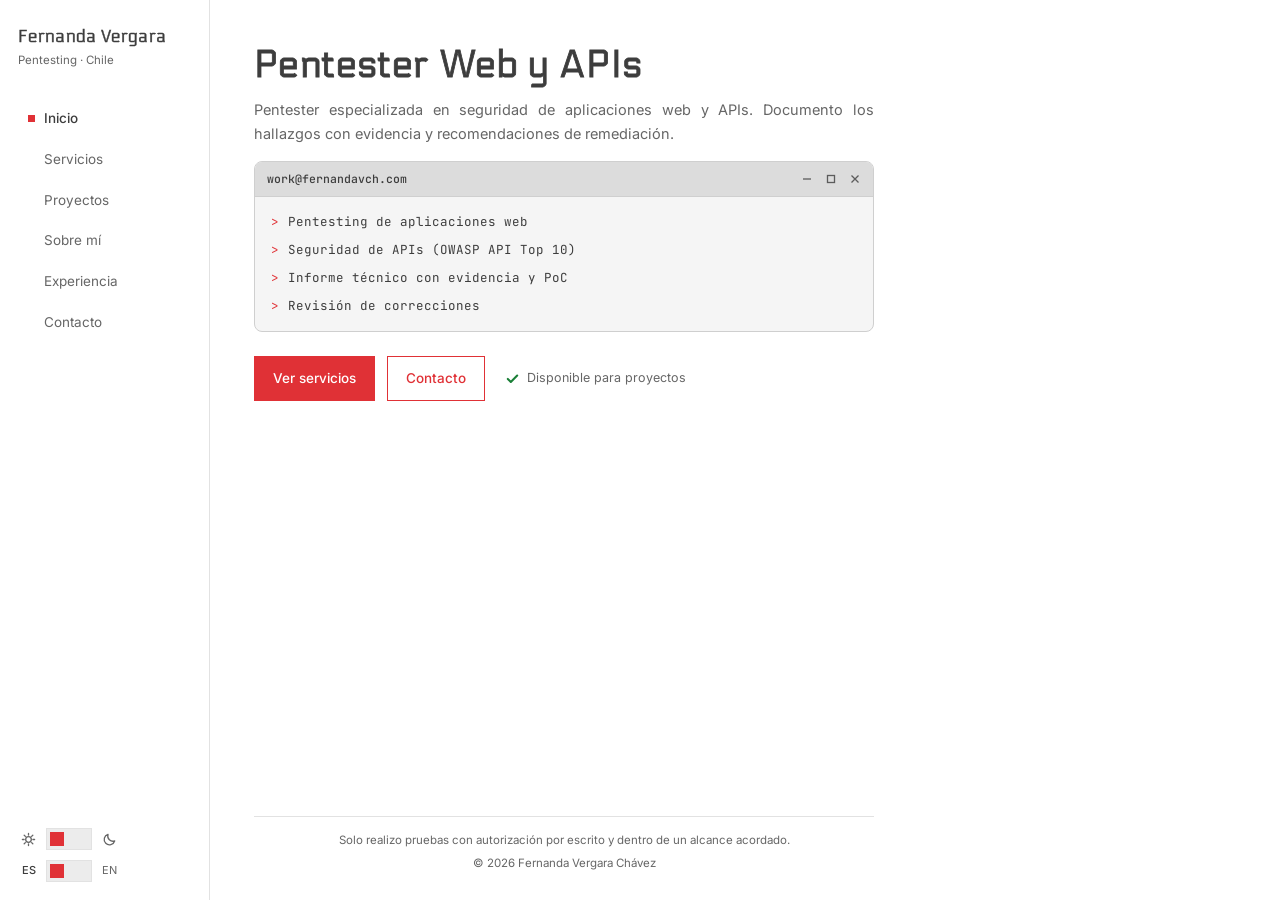
<file: index.html>
<!DOCTYPE html>
<html lang="es">
<head>
  <meta charset="UTF-8">
  <meta name="viewport" content="width=device-width, initial-scale=1">
  <title>Fernanda Vergara | Pentester Web y APIs</title>
  <meta name="description" content="Pentester especializada en aplicaciones web y APIs. Evaluaciones de seguridad autorizadas con informe técnico: evidencia, prueba de concepto y recomendaciones de remediación.">
  <meta name="theme-color" content="#ffffff" media="(prefers-color-scheme: light)">
  <meta name="theme-color" content="#0d0d0d" media="(prefers-color-scheme: dark)">

  <!-- LANG LAUNCH -->
  <link rel="alternate" hreflang="es" href="https://fernandavch.com/">
  <link rel="alternate" hreflang="en" href="https://fernandavch.com/en/">
  <link rel="alternate" hreflang="x-default" href="https://fernandavch.com/">
  <link rel="canonical" href="https://fernandavch.com/">

  <!-- URL SHARE PREVIEW -->
  <meta property="og:type" content="website">
  <meta property="og:title" content="Fernanda Vergara | Pentester Web y APIs">
  <meta property="og:description" content="Pentester especializada en aplicaciones web y APIs. Evaluaciones de seguridad autorizadas con informe técnico: evidencia, prueba de concepto y recomendaciones de remediación.">
  <meta property="og:url" content="https://fernandavch.com/">

  <link rel="icon" type="image/png" href="/images/favicon.png">

  <!-- THEME INIT -->
  <script>
    document.documentElement.classList.add('js');
    try {
      var t = localStorage.getItem('theme');
      if (t === 'light' || t === 'dark') document.documentElement.setAttribute('data-theme', t);
    } catch (e) {}
  </script>

  <!-- FONTS GOOGLE -->
  <link rel="preconnect" href="https://fonts.googleapis.com">
  <link rel="preconnect" href="https://fonts.gstatic.com" crossorigin>
  <link rel="stylesheet" href="https://fonts.googleapis.com/css2?family=Electrolize&family=Inter:wght@400;500;600&family=JetBrains+Mono:wght@400;500&display=swap">
  <link rel="stylesheet" href="/style.css">
  <script src="/script.js" defer></script>
  <script type="application/ld+json">
  {
    "@context": "https://schema.org",
    "@type": "Person",
    "name": "Fernanda Vergara Chávez",
    "jobTitle": "Pentester Web y APIs",
    "url": "https://fernandavch.com/",
    "sameAs": [
      "https://github.com/fernandavch",
      "https://www.linkedin.com/in/fernandavch/"
    ]
  }
  </script>
</head>
<body>
  <a class="skip" href="#content">Saltar al contenido</a>

  <!-- TOP BAR MOBILE -->
  <div class="topbar">
    <button class="menu-btn" type="button" aria-expanded="false" aria-controls="sidebar" aria-label="Menú">
      <svg class="b" width="18" height="18" viewBox="0 0 18 18" fill="none" stroke="currentColor" stroke-width="1.6" aria-hidden="true"><path d="M2 4.5h14M2 9h14M2 13.5h14"/></svg>
      <svg class="x" width="18" height="18" viewBox="0 0 18 18" fill="none" stroke="currentColor" stroke-width="1.6" aria-hidden="true"><path d="M3.5 3.5l11 11M14.5 3.5l-11 11"/></svg>
    </button>
    <a class="topname" href="/">Fernanda Vergara</a>
  </div>
  <div class="scrim"></div>

  <!-- SIDEBAR -->
  <aside class="sidebar" id="sidebar">
    <a class="brand" href="/"><span class="name">Fernanda Vergara</span><span class="sub">Pentesting · Chile</span></a>
    <nav class="nav" aria-label="Principal">
      <ul>
        <li><a href="/" aria-current="page">Inicio</a></li>
        <li><a href="/servicios">Servicios</a></li>
        <li><a href="/proyectos">Proyectos</a></li>
        <li><a href="/sobre-mi">Sobre mí</a></li>
        <li><a href="/experiencia">Experiencia</a></li>
        <li><a href="/contacto">Contacto</a></li>
      </ul>
    </nav>
    <div class="controls">
      <!-- THEME SWITCH -->
      <div class="sw">
        <span class="l"><svg width="15" height="15" viewBox="0 0 16 16" fill="none" stroke="currentColor" stroke-width="1.4" stroke-linecap="round" aria-hidden="true"><circle cx="8" cy="8" r="3"/><path d="M8 1.5v1.8M8 12.7v1.8M1.5 8h1.8M12.7 8h1.8M3.4 3.4l1.3 1.3M11.3 11.3l1.3 1.3M12.6 3.4l-1.3 1.3M4.7 11.3l-1.3 1.3"/></svg></span>
        <button class="tr" id="theme" type="button" role="switch" aria-checked="false" aria-label="Modo oscuro"></button>
        <span class="r"><svg width="15" height="15" viewBox="0 0 16 16" fill="none" stroke="currentColor" stroke-width="1.4" stroke-linejoin="round" aria-hidden="true"><path d="M13.5 9.6A5.7 5.7 0 0 1 6.4 2.5a5.7 5.7 0 1 0 7.1 7.1z"/></svg></span>
      </div>

      <!-- LANGUAGE SWITCH -->
      <div class="sw">
        <span class="l on">ES</span>
        <a class="tr" href="/en/" hreflang="en" lang="en" title="English version" aria-label="English version"></a>
        <span class="r">EN</span>
      </div>
    </div>
  </aside>

  <main id="content">
    <div class="col">
      <h1 class="title title-lg">Pentester Web y APIs</h1>
      <p class="lead">Pentester especializada en seguridad de aplicaciones web y APIs. Documento los hallazgos con evidencia y recomendaciones de remediación.</p>

      <!-- TERMINAL -->
      <div class="term">
        <div class="term-bar">
          <span>work@fernandavch.com</span>
          <span class="term-ic" aria-hidden="true">
            <svg width="12" height="12" viewBox="0 0 12 12" fill="none" stroke="currentColor" stroke-width="1.3"><path d="M2 6h8"/></svg>
            <svg width="12" height="12" viewBox="0 0 12 12" fill="none" stroke="currentColor" stroke-width="1.3"><rect x="2.5" y="2.5" width="7" height="7"/></svg>
            <svg width="12" height="12" viewBox="0 0 12 12" fill="none" stroke="currentColor" stroke-width="1.3"><path d="M2.5 2.5l7 7M9.5 2.5l-7 7"/></svg>
          </span>
        </div>
        <ul class="term-list">
          <li>Pentesting de aplicaciones web</li>
          <li>Seguridad de APIs (OWASP API Top 10)</li>
          <li>Informe técnico con evidencia y PoC</li>
          <li>Revisión de correcciones</li>
        </ul>
      </div>

      <div class="actions">
        <a class="btn" href="/servicios">Ver servicios</a>
        <a class="btn-outline" href="/contacto">Contacto</a>
        <p class="status"><svg width="15" height="15" viewBox="0 0 16 16" fill="none" stroke="currentColor" stroke-width="2.2" stroke-linecap="round" stroke-linejoin="round" aria-hidden="true"><path d="M3 8.5l3.2 3.2L13 4.8"/></svg>Disponible para proyectos</p>
      </div>
    </div>
    <footer class="foot">
      <p>Solo realizo pruebas con autorización por escrito y dentro de un alcance acordado.</p>
      <p>© 2026 Fernanda Vergara Chávez</p>
    </footer>
  </main>
</body>
</html>
</file>
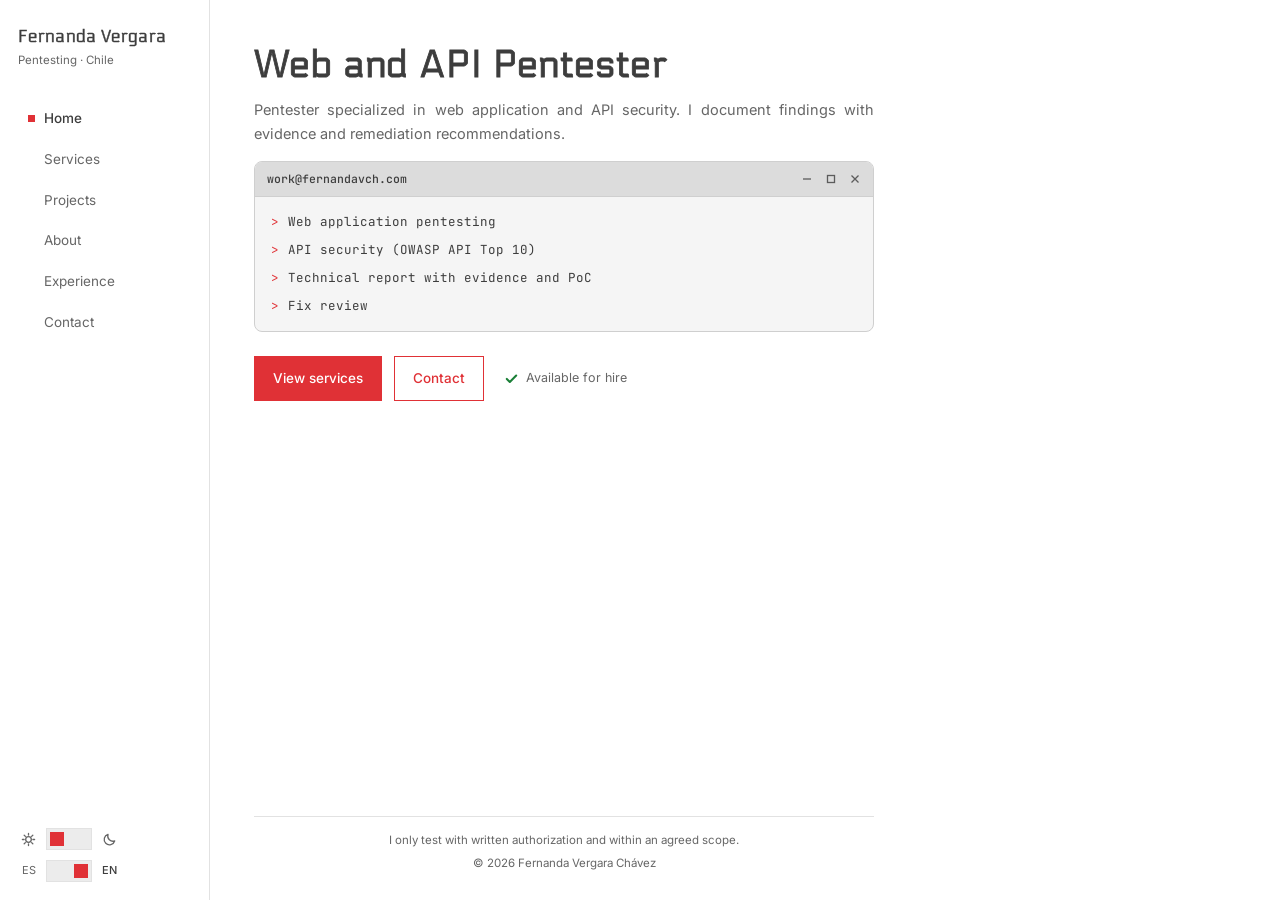
<file: en/index.html>
<!DOCTYPE html>
<html lang="en">
<head>
  <meta charset="UTF-8">
  <meta name="viewport" content="width=device-width, initial-scale=1">
  <title>Fernanda Vergara | Web and API Pentester</title>
  <meta name="description" content="Pentester specialized in web applications and APIs. Authorized security assessments with a technical report: evidence, proof of concept and remediation recommendations.">
  <meta name="theme-color" content="#ffffff" media="(prefers-color-scheme: light)">
  <meta name="theme-color" content="#0d0d0d" media="(prefers-color-scheme: dark)">

  <!-- LANG LAUNCH -->
  <link rel="alternate" hreflang="es" href="https://fernandavch.com/">
  <link rel="alternate" hreflang="en" href="https://fernandavch.com/en/">
  <link rel="alternate" hreflang="x-default" href="https://fernandavch.com/">
  <link rel="canonical" href="https://fernandavch.com/en/">

  <!-- URL SHARE PREVIEW -->
  <meta property="og:type" content="website">
  <meta property="og:title" content="Fernanda Vergara | Web and API Pentester">
  <meta property="og:description" content="Pentester specialized in web applications and APIs. Authorized security assessments with a technical report: evidence, proof of concept and remediation recommendations.">
  <meta property="og:url" content="https://fernandavch.com/en/">

  <link rel="icon" type="image/png" href="/images/favicon.png">

  <!-- THEME INIT -->
  <script>
    document.documentElement.classList.add('js');
    try {
      var t = localStorage.getItem('theme');
      if (t === 'light' || t === 'dark') document.documentElement.setAttribute('data-theme', t);
    } catch (e) {}
  </script>

  <!-- FONTS GOOGLE -->
  <link rel="preconnect" href="https://fonts.googleapis.com">
  <link rel="preconnect" href="https://fonts.gstatic.com" crossorigin>
  <link rel="stylesheet" href="https://fonts.googleapis.com/css2?family=Electrolize&family=Inter:wght@400;500;600&family=JetBrains+Mono:wght@400;500&display=swap">
  <link rel="stylesheet" href="/style.css">
  <script src="/script.js" defer></script>
  <script type="application/ld+json">
  {
    "@context": "https://schema.org",
    "@type": "Person",
    "name": "Fernanda Vergara Chávez",
    "jobTitle": "Web and API Pentester",
    "url": "https://fernandavch.com/en/",
    "sameAs": [
      "https://github.com/fernandavch",
      "https://www.linkedin.com/in/fernandavch/"
    ]
  }
  </script>
</head>
<body>
  <a class="skip" href="#content">Skip to content</a>

  <!-- TOP BAR MOBILE -->
  <div class="topbar">
    <button class="menu-btn" type="button" aria-expanded="false" aria-controls="sidebar" aria-label="Menu">
      <svg class="b" width="18" height="18" viewBox="0 0 18 18" fill="none" stroke="currentColor" stroke-width="1.6" aria-hidden="true"><path d="M2 4.5h14M2 9h14M2 13.5h14"/></svg>
      <svg class="x" width="18" height="18" viewBox="0 0 18 18" fill="none" stroke="currentColor" stroke-width="1.6" aria-hidden="true"><path d="M3.5 3.5l11 11M14.5 3.5l-11 11"/></svg>
    </button>
    <a class="topname" href="/en/">Fernanda Vergara</a>
  </div>
  <div class="scrim"></div>

  <!-- SIDEBAR -->
  <aside class="sidebar" id="sidebar">
    <a class="brand" href="/en/"><span class="name">Fernanda Vergara</span><span class="sub">Pentesting · Chile</span></a>
    <nav class="nav" aria-label="Main">
      <ul>
        <li><a href="/en/" aria-current="page">Home</a></li>
        <li><a href="/en/services">Services</a></li>
        <li><a href="/en/projects">Projects</a></li>
        <li><a href="/en/about">About</a></li>
        <li><a href="/en/experience">Experience</a></li>
        <li><a href="/en/contact">Contact</a></li>
      </ul>
    </nav>
    <div class="controls">
      <!-- THEME SWITCH -->
      <div class="sw">
        <span class="l"><svg width="15" height="15" viewBox="0 0 16 16" fill="none" stroke="currentColor" stroke-width="1.4" stroke-linecap="round" aria-hidden="true"><circle cx="8" cy="8" r="3"/><path d="M8 1.5v1.8M8 12.7v1.8M1.5 8h1.8M12.7 8h1.8M3.4 3.4l1.3 1.3M11.3 11.3l1.3 1.3M12.6 3.4l-1.3 1.3M4.7 11.3l-1.3 1.3"/></svg></span>
        <button class="tr" id="theme" type="button" role="switch" aria-checked="false" aria-label="Dark mode"></button>
        <span class="r"><svg width="15" height="15" viewBox="0 0 16 16" fill="none" stroke="currentColor" stroke-width="1.4" stroke-linejoin="round" aria-hidden="true"><path d="M13.5 9.6A5.7 5.7 0 0 1 6.4 2.5a5.7 5.7 0 1 0 7.1 7.1z"/></svg></span>
      </div>

      <!-- LANGUAGE SWITCH -->
      <div class="sw">
        <span class="l">ES</span>
        <a class="tr end" href="/" hreflang="es" lang="es" title="Versión en español" aria-label="Versión en español"></a>
        <span class="r on">EN</span>
      </div>
    </div>
  </aside>

  <main id="content">
    <div class="col">
      <h1 class="title title-lg">Web and API Pentester</h1>
      <p class="lead">Pentester specialized in web application and API security. I document findings with evidence and remediation recommendations.</p>

      <!-- TERMINAL -->
      <div class="term">
        <div class="term-bar">
          <span>work@fernandavch.com</span>
          <span class="term-ic" aria-hidden="true">
            <svg width="12" height="12" viewBox="0 0 12 12" fill="none" stroke="currentColor" stroke-width="1.3"><path d="M2 6h8"/></svg>
            <svg width="12" height="12" viewBox="0 0 12 12" fill="none" stroke="currentColor" stroke-width="1.3"><rect x="2.5" y="2.5" width="7" height="7"/></svg>
            <svg width="12" height="12" viewBox="0 0 12 12" fill="none" stroke="currentColor" stroke-width="1.3"><path d="M2.5 2.5l7 7M9.5 2.5l-7 7"/></svg>
          </span>
        </div>
        <ul class="term-list">
          <li>Web application pentesting</li>
          <li>API security (OWASP API Top 10)</li>
          <li>Technical report with evidence and PoC</li>
          <li>Fix review</li>
        </ul>
      </div>

      <div class="actions">
        <a class="btn" href="/en/services">View services</a>
        <a class="btn-outline" href="/en/contact">Contact</a>
        <p class="status"><svg width="15" height="15" viewBox="0 0 16 16" fill="none" stroke="currentColor" stroke-width="2.2" stroke-linecap="round" stroke-linejoin="round" aria-hidden="true"><path d="M3 8.5l3.2 3.2L13 4.8"/></svg>Available for hire</p>
      </div>
    </div>
    <footer class="foot">
      <p>I only test with written authorization and within an agreed scope.</p>
      <p>© 2026 Fernanda Vergara Chávez</p>
    </footer>
  </main>
</body>
</html>
</file>
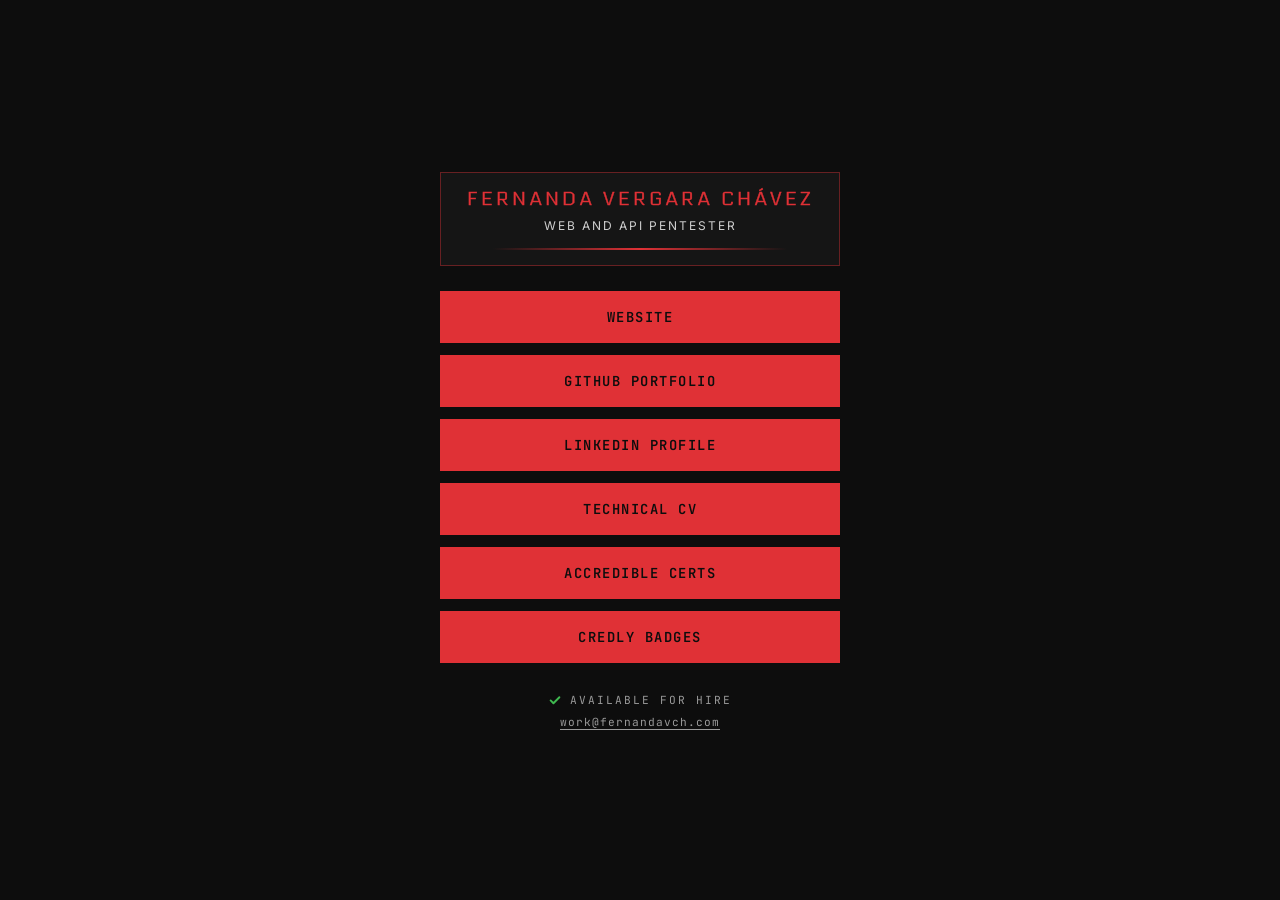
<file: links/index.html>
<!DOCTYPE html>
<html lang="en">
<head>
  <meta charset="UTF-8">
  <meta name="viewport" content="width=device-width, initial-scale=1">
  <meta name="color-scheme" content="dark">
  <meta name="theme-color" content="#0d0d0d">
  <title>Fernanda Vergara Chávez | Web and API Pentester</title>
  <meta name="description" content="Links of Fernanda Vergara Chávez, web and API pentester: website, GitHub, LinkedIn, technical CV and credentials.">

  <link rel="icon" type="image/png" href="/images/favicon.png">

  <!-- FONTS GOOGLE -->
  <link rel="preconnect" href="https://fonts.googleapis.com">
  <link rel="preconnect" href="https://fonts.gstatic.com" crossorigin>
  <link rel="stylesheet" href="https://fonts.googleapis.com/css2?family=Electrolize&family=Inter:wght@400;500&family=JetBrains+Mono:wght@400;600&display=swap">

  <style>
    /* COLORS DARK ONLY */
    :root {
      --bg: #0d0d0d;
      --bg-alt: #151515;
      --text: #cfcfcf;
      --muted: #9a9a9a;
      --green: #3fb950;
      --red: #e03136;
      --red-line: rgba(224, 49, 54, .4);
      --glow: rgba(224, 49, 54, .55);
      color-scheme: dark;
    }

    *, *::before, *::after { box-sizing: border-box; }

    body {
      margin: 0;
      min-height: 100vh;
      padding: 24px 0;
      display: flex;
      flex-direction: column;
      align-items: center;
      justify-content: center;
      background: var(--bg);
      color: var(--text);
      font-family: "Inter", system-ui, -apple-system, "Segoe UI", sans-serif;
    }

    .container { width: 90%; max-width: 400px; text-align: center; }

    /* HEADER */
    header {
      margin-bottom: 25px;
      padding: 15px;
      border: 1px solid var(--red-line);
      background: var(--bg-alt);
    }
    h1 {
      margin: 0;
      font-family: "Electrolize", "Inter", sans-serif;
      font-weight: 400;
      font-size: 1.2rem;
      letter-spacing: 3px;
      text-transform: uppercase;
      color: var(--red);
      -webkit-text-stroke: .4px currentColor;
    }
    .subtitle {
      margin-top: 8px;
      font-size: .75rem;
      letter-spacing: 2px;
      text-transform: uppercase;
      color: var(--text);
    }
    .divider {
      width: 80%;
      height: 2px;
      margin: 15px auto 0;
      background: linear-gradient(to right, transparent, var(--red), transparent);
    }

    /* LINKS */
    .link-block {
      display: block;
      margin-bottom: 12px;
      padding: 15px;
      background: var(--red);
      border: 2px solid var(--red);
      color: var(--bg);
      text-decoration: none;
      font-family: "JetBrains Mono", ui-monospace, Consolas, monospace;
      font-weight: 600;
      font-size: 13.8px;
      letter-spacing: 1.5px;
      text-transform: uppercase;
      transition: all .3s cubic-bezier(.25, .8, .25, 1);
    }

    /* HOVER MOUSE ONLY */
    @media (hover: hover) {
      .link-block:hover {
        background: var(--bg);
        color: var(--red);
        box-shadow: 0 0 20px var(--glow);
        transform: scale(1.03);
      }
      .mail:hover { color: var(--red); }
    }
    :focus-visible { outline: 2px solid var(--text); outline-offset: 3px; }

    /* FOOTER */
    footer {
      margin-top: 30px;
      font-family: "JetBrains Mono", ui-monospace, Consolas, monospace;
      font-size: .7rem;
      letter-spacing: 2px;
      color: var(--muted);
    }
    .status {
      display: flex;
      align-items: center;
      justify-content: center;
      gap: 8px;
      margin: 0 0 8px;
      text-transform: uppercase;
    }
    .status svg { color: var(--green); }
    .mail { color: var(--muted); text-underline-offset: 3px; letter-spacing: 1px; }

    @media (prefers-reduced-motion: reduce) {
      .link-block { transition: none; }
      .link-block:hover { transform: none; }
    }
  </style>
</head>
<body>

  <div class="container">
    <header>
      <h1>Fernanda Vergara Chávez</h1>
      <div class="subtitle">Web and API Pentester</div>
      <div class="divider"></div>
    </header>

    <nav aria-label="Links">
      <a class="link-block" href="https://fernandavch.com/en/">Website</a>
      <a class="link-block" href="https://github.com/fernandavch" target="_blank" rel="noopener noreferrer">GitHub Portfolio</a>
      <a class="link-block" href="https://www.linkedin.com/in/fernandavch/" target="_blank" rel="noopener noreferrer">LinkedIn Profile</a>
      <a class="link-block" href="/en/technical-cv">Technical CV</a>
      <a class="link-block" href="https://www.credential.net/profile/fernandavch/wallet" target="_blank" rel="noopener noreferrer">Accredible Certs</a>
      <a class="link-block" href="https://www.credly.com/users/fernandavch/" target="_blank" rel="noopener noreferrer">Credly Badges</a>
    </nav>

    <footer>
      <p class="status">
        <svg width="14" height="14" viewBox="0 0 16 16" fill="none" stroke="currentColor" stroke-width="2.2" stroke-linecap="round" stroke-linejoin="round" aria-hidden="true"><path d="M3 8.5l3.2 3.2L13 4.8"/></svg>
        Available for hire
      </p>
      <a class="mail" href="mailto:work@fernandavch.com">work@fernandavch.com</a>
    </footer>
  </div>

</body>
</html>
</file>
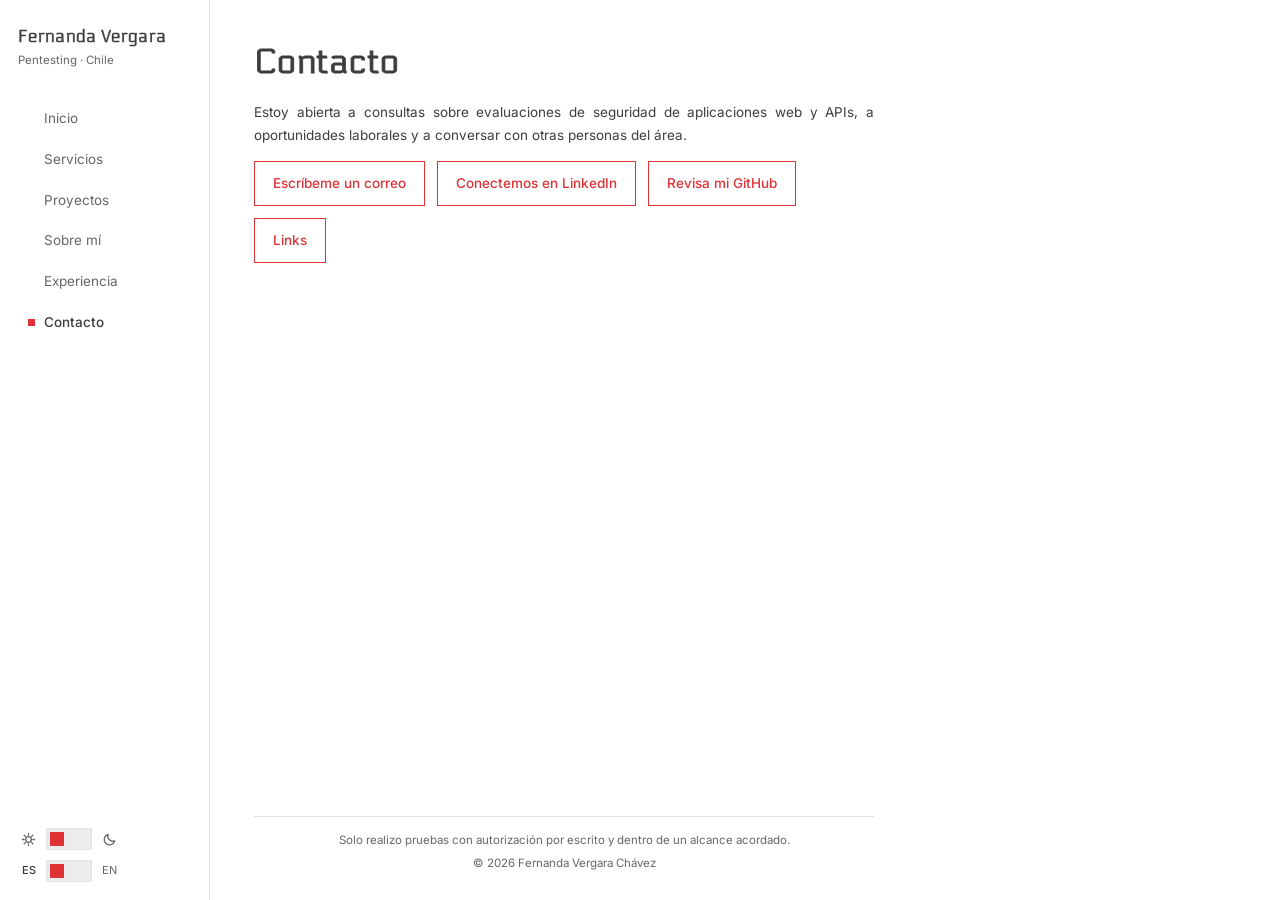
<file: contacto.html>
<!DOCTYPE html>
<html lang="es">
<head>
  <meta charset="UTF-8">
  <meta name="viewport" content="width=device-width, initial-scale=1">
  <title>Contacto | Fernanda Vergara</title>
  <meta name="description" content="Contacto para evaluaciones de seguridad de aplicaciones web y APIs, oportunidades laborales y networking.">
  <meta name="theme-color" content="#ffffff" media="(prefers-color-scheme: light)">
  <meta name="theme-color" content="#0d0d0d" media="(prefers-color-scheme: dark)">

  <!-- LANG LAUNCH -->
  <link rel="alternate" hreflang="es" href="https://fernandavch.com/contacto">
  <link rel="alternate" hreflang="en" href="https://fernandavch.com/en/contact">
  <link rel="alternate" hreflang="x-default" href="https://fernandavch.com/contacto">
  <link rel="canonical" href="https://fernandavch.com/contacto">

  <!-- URL SHARE PREVIEW -->
  <meta property="og:type" content="website">
  <meta property="og:title" content="Contacto | Fernanda Vergara">
  <meta property="og:description" content="Contacto para evaluaciones de seguridad de aplicaciones web y APIs, oportunidades laborales y networking.">
  <meta property="og:url" content="https://fernandavch.com/contacto">

  <link rel="icon" type="image/png" href="/images/favicon.png">

  <!-- THEME INIT -->
  <script>
    document.documentElement.classList.add('js');
    try {
      var t = localStorage.getItem('theme');
      if (t === 'light' || t === 'dark') document.documentElement.setAttribute('data-theme', t);
    } catch (e) {}
  </script>

  <!-- FONTS GOOGLE -->
  <link rel="preconnect" href="https://fonts.googleapis.com">
  <link rel="preconnect" href="https://fonts.gstatic.com" crossorigin>
  <link rel="stylesheet" href="https://fonts.googleapis.com/css2?family=Electrolize&family=Inter:wght@400;500;600&family=JetBrains+Mono:wght@400;500&display=swap">
  <link rel="stylesheet" href="/style.css">
  <script src="/script.js" defer></script>
</head>
<body>
  <a class="skip" href="#content">Saltar al contenido</a>

  <!-- TOP BAR MOBILE -->
  <div class="topbar">
    <button class="menu-btn" type="button" aria-expanded="false" aria-controls="sidebar" aria-label="Menú">
      <svg class="b" width="18" height="18" viewBox="0 0 18 18" fill="none" stroke="currentColor" stroke-width="1.6" aria-hidden="true"><path d="M2 4.5h14M2 9h14M2 13.5h14"/></svg>
      <svg class="x" width="18" height="18" viewBox="0 0 18 18" fill="none" stroke="currentColor" stroke-width="1.6" aria-hidden="true"><path d="M3.5 3.5l11 11M14.5 3.5l-11 11"/></svg>
    </button>
    <a class="topname" href="/">Fernanda Vergara</a>
  </div>
  <div class="scrim"></div>

  <!-- SIDEBAR -->
  <aside class="sidebar" id="sidebar">
    <a class="brand" href="/"><span class="name">Fernanda Vergara</span><span class="sub">Pentesting · Chile</span></a>
    <nav class="nav" aria-label="Principal">
      <ul>
        <li><a href="/">Inicio</a></li>
        <li><a href="/servicios">Servicios</a></li>
        <li><a href="/proyectos">Proyectos</a></li>
        <li><a href="/sobre-mi">Sobre mí</a></li>
        <li><a href="/experiencia">Experiencia</a></li>
        <li><a href="/contacto" aria-current="page">Contacto</a></li>
      </ul>
    </nav>
    <div class="controls">
      <!-- THEME SWITCH -->
      <div class="sw">
        <span class="l"><svg width="15" height="15" viewBox="0 0 16 16" fill="none" stroke="currentColor" stroke-width="1.4" stroke-linecap="round" aria-hidden="true"><circle cx="8" cy="8" r="3"/><path d="M8 1.5v1.8M8 12.7v1.8M1.5 8h1.8M12.7 8h1.8M3.4 3.4l1.3 1.3M11.3 11.3l1.3 1.3M12.6 3.4l-1.3 1.3M4.7 11.3l-1.3 1.3"/></svg></span>
        <button class="tr" id="theme" type="button" role="switch" aria-checked="false" aria-label="Modo oscuro"></button>
        <span class="r"><svg width="15" height="15" viewBox="0 0 16 16" fill="none" stroke="currentColor" stroke-width="1.4" stroke-linejoin="round" aria-hidden="true"><path d="M13.5 9.6A5.7 5.7 0 0 1 6.4 2.5a5.7 5.7 0 1 0 7.1 7.1z"/></svg></span>
      </div>

      <!-- LANGUAGE SWITCH -->
      <div class="sw">
        <span class="l on">ES</span>
        <a class="tr" href="/en/contact" hreflang="en" lang="en" title="English version" aria-label="English version"></a>
        <span class="r">EN</span>
      </div>
    </div>
  </aside>

  <main id="content">
    <div class="col">
      <h1 class="title">Contacto</h1>
      <p>Estoy abierta a consultas sobre evaluaciones de seguridad de aplicaciones web y APIs, a oportunidades laborales y a conversar con otras personas del área.</p>

      <div class="actions tight">
        <a class="btn-outline" href="mailto:work@fernandavch.com">Escríbeme un correo</a>
        <a class="btn-outline" href="https://www.linkedin.com/in/fernandavch/" target="_blank" rel="noopener noreferrer">Conectemos en LinkedIn</a>
        <a class="btn-outline" href="https://github.com/fernandavch" target="_blank" rel="noopener noreferrer">Revisa mi GitHub</a>
        <a class="btn-outline" href="/links" target="_blank" rel="noopener">Links</a>
      </div>
    </div>
    <footer class="foot">
      <p>Solo realizo pruebas con autorización por escrito y dentro de un alcance acordado.</p>
      <p>© 2026 Fernanda Vergara Chávez</p>
    </footer>
  </main>
</body>
</html>
</file>
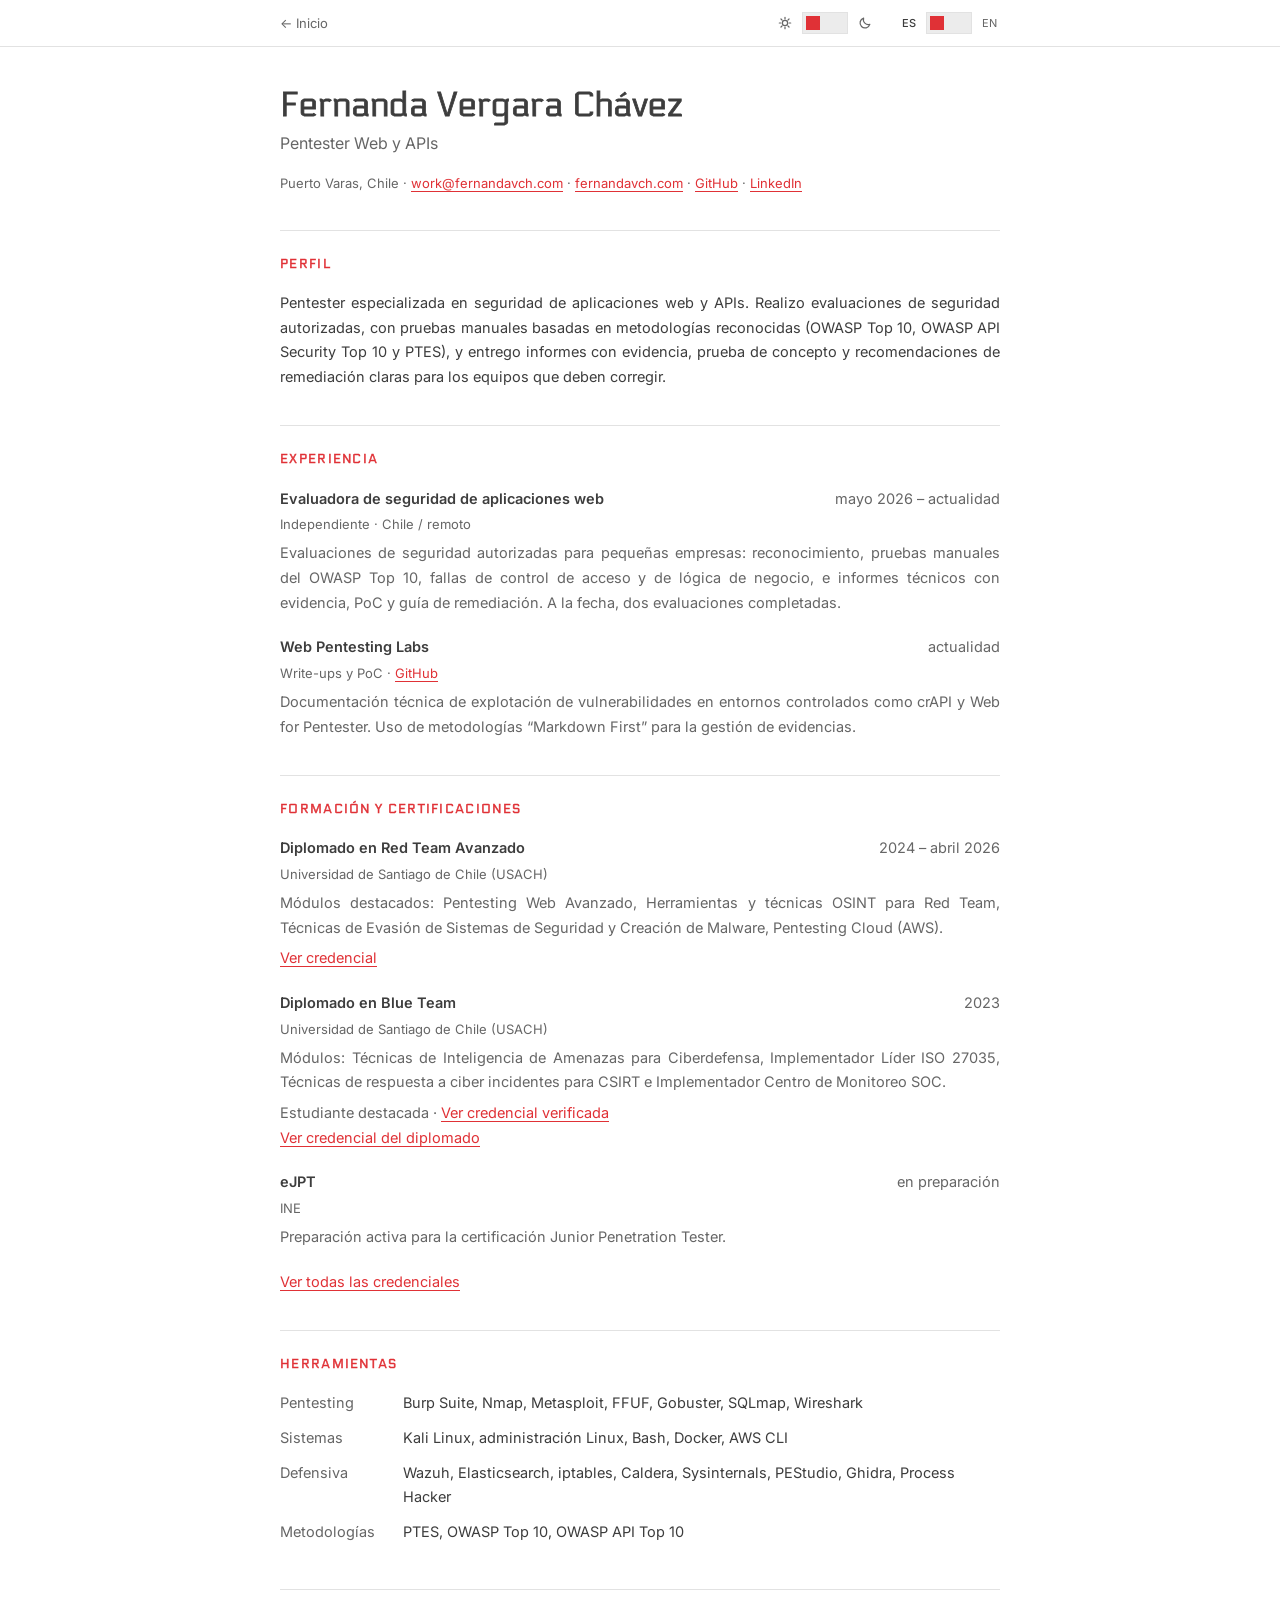
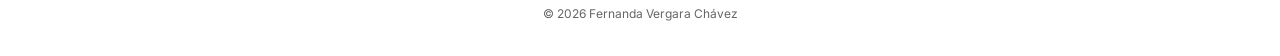
<file: cv-tecnico.html>
<!DOCTYPE html>
<html lang="es">
<head>
  <meta charset="UTF-8">
  <meta name="viewport" content="width=device-width, initial-scale=1">
  <title>Fernanda Vergara Chávez | CV técnico</title>
  <meta name="description" content="CV técnico de Fernanda Vergara Chávez, pentester web y APIs: perfil, experiencia, formación, certificaciones y herramientas.">

  <!-- LANG LAUNCH -->
  <link rel="alternate" hreflang="es" href="https://fernandavch.com/cv-tecnico">
  <link rel="alternate" hreflang="en" href="https://fernandavch.com/en/technical-cv">

  <link rel="icon" type="image/png" href="/images/favicon.png">

  <!-- THEME INIT -->
  <script>
    try {
      var t = localStorage.getItem('theme');
      if (t === 'light' || t === 'dark') document.documentElement.setAttribute('data-theme', t);
    } catch (e) {}
  </script>

  <!-- FONTS GOOGLE -->
  <link rel="preconnect" href="https://fonts.googleapis.com">
  <link rel="preconnect" href="https://fonts.gstatic.com" crossorigin>
  <link rel="stylesheet" href="https://fonts.googleapis.com/css2?family=Electrolize&family=Inter:wght@400;500;600&family=JetBrains+Mono:wght@400&display=swap">

  <style>
    /* COLORS */
    :root {
      --bg: #ffffff;
      --bd: #e2e2e2;
      --text: #3d3d3d;
      --muted: #666666;
      --track: #ececec;
      --red: #e03136;
    }
    @media (prefers-color-scheme: dark) {
      :root:not([data-theme="light"]) {
        --bg: #0d0d0d;
        --bd: #2a2a2a;
        --text: #cfcfcf;
        --muted: #9a9a9a;
        --track: #222222;
        color-scheme: dark;
      }
    }
    :root[data-theme="dark"] {
      --bg: #0d0d0d;
      --bd: #2a2a2a;
      --text: #cfcfcf;
      --muted: #9a9a9a;
      --track: #222222;
      color-scheme: dark;
    }

    *, *::before, *::after { box-sizing: border-box; border-radius: 0; }

    body {
      margin: 0;
      background: var(--bg);
      color: var(--text);
      font-family: "Inter", system-ui, -apple-system, "Segoe UI", sans-serif;
      font-size: 14.5px;
      line-height: 1.7;
    }

    a { color: var(--red); text-underline-offset: 3px; }
    :focus-visible { outline: 2px solid var(--red); outline-offset: 2px; }

    /* TOP BAR */
    .topbar { border-bottom: 1px solid var(--bd); }
    .topbar .in {
      max-width: 760px;
      margin: 0 auto;
      padding: 12px 20px;
      display: flex;
      align-items: center;
      justify-content: space-between;
      flex-wrap: wrap;
      gap: 10px 20px;
    }
    .back { color: var(--muted); text-decoration: none; font-size: 13px; }
    @media (hover: hover) { .back:hover { color: var(--text); } }

    /* SWITCHES */
    .ctrls { display: flex; flex-wrap: wrap; gap: 10px 22px; }
    .sw {
      display: grid;
      grid-template-columns: 18px 46px 18px;
      column-gap: 10px;
      align-items: center;
      font-size: 11px;
      color: var(--muted);
    }
    .sw .l { display: flex; justify-content: flex-end; }
    .sw .r { display: flex; justify-content: flex-start; }
    .sw svg { display: block; }
    .sw .on { color: var(--text); font-weight: 500; }
    .tr {
      display: block;
      position: relative;
      width: 46px;
      height: 22px;
      padding: 0;
      border: 1px solid var(--bd);
      background: var(--track);
      cursor: pointer;
      font: inherit;
    }
    .tr::after {
      content: "";
      position: absolute;
      top: 3px;
      left: 3px;
      width: 14px;
      height: 14px;
      background: var(--red);
      transition: left .15s;
    }
    .tr[aria-checked="true"]::after, .tr.end::after { left: 27px; }

    /* CONTENT WRAP */
    .cv { max-width: 760px; margin: 0 auto; padding: 40px 20px 32px; }

    /* HEADER */
    h1 {
      margin: 0 0 6px;
      font-family: "Electrolize", "Inter", sans-serif;
      font-weight: 400;
      font-size: 34px;
      line-height: 1.1;
      -webkit-text-stroke: .8px currentColor;
    }
    .role { margin: 0 0 14px; color: var(--muted); font-size: 16px; }
    .contact { margin: 0; color: var(--muted); font-size: 13px; }
    .contact span + span::before { content: " · "; }

    /* SECTIONS */
    h2 {
      margin: 36px 0 16px;
      padding-top: 22px;
      border-top: 1px solid var(--bd);
      font-family: "Electrolize", "Inter", sans-serif;
      font-weight: 400;
      font-size: 13px;
      letter-spacing: .1em;
      text-transform: uppercase;
      color: var(--red);
      -webkit-text-stroke: .5px currentColor;
    }
    p { margin: 0 0 14px; text-align: justify; hyphens: auto; -webkit-hyphens: auto; }

    /* ENTRIES */
    .entry { margin: 0 0 20px; break-inside: avoid; }
    .entry-head {
      display: flex;
      justify-content: space-between;
      gap: 6px 20px;
      flex-wrap: wrap;
      font-weight: 600;
      color: var(--text);
    }
    .entry-head .date { font-weight: 400; color: var(--muted); white-space: nowrap; }
    .entry-sub { margin: 2px 0 6px; color: var(--muted); font-size: 13px; }
    .entry p { margin: 0 0 6px; color: var(--muted); }
    .entry .extra { margin: 0; color: var(--muted); }

    /* SKILLS */
    .skills { display: grid; grid-template-columns: max-content 1fr; gap: 10px 28px; margin: 0; }
    .skills dt { color: var(--muted); }
    .skills dd { margin: 0; }

    /* FOOTER */
    footer {
      margin-top: 44px;
      padding-top: 14px;
      border-top: 1px solid var(--bd);
      font-size: 12px;
      color: var(--muted);
      text-align: center;
    }

    /* MOBILE */
    @media (max-width: 560px) {
      .cv { padding-top: 32px; }
      h1 { font-size: 28px; }
      p { text-align: left; }
      .skills { grid-template-columns: 1fr; gap: 0; }
      .skills dd { margin-bottom: 12px; }
    }

    /* PRINT */
    @media print {
      :root { --bg: #fff; --bd: #ccc; --text: #222; --muted: #555; }
      .topbar { display: none; }
      .cv { max-width: none; padding: 0; }
      a { color: inherit; text-decoration: none; }
    }
  </style>
</head>
<body>

  <div class="topbar">
    <div class="in">
      <a class="back" href="/">← Inicio</a>

      <div class="ctrls">
        <!-- THEME SWITCH -->
        <div class="sw">
          <span class="l"><svg width="14" height="14" viewBox="0 0 16 16" fill="none" stroke="currentColor" stroke-width="1.4" stroke-linecap="round" aria-hidden="true"><circle cx="8" cy="8" r="3"/><path d="M8 1.5v1.8M8 12.7v1.8M1.5 8h1.8M12.7 8h1.8M3.4 3.4l1.3 1.3M11.3 11.3l1.3 1.3M12.6 3.4l-1.3 1.3M4.7 11.3l-1.3 1.3"/></svg></span>
          <button class="tr" id="theme" type="button" role="switch" aria-checked="false" aria-label="Modo oscuro"></button>
          <span class="r"><svg width="14" height="14" viewBox="0 0 16 16" fill="none" stroke="currentColor" stroke-width="1.4" stroke-linejoin="round" aria-hidden="true"><path d="M13.5 9.6A5.7 5.7 0 0 1 6.4 2.5a5.7 5.7 0 1 0 7.1 7.1z"/></svg></span>
        </div>

        <!-- LANGUAGE SWITCH -->
        <div class="sw">
          <span class="l on">ES</span>
          <a class="tr" href="/en/technical-cv" hreflang="en" lang="en" title="English version" aria-label="English version"></a>
          <span class="r">EN</span>
        </div>
      </div>
    </div>
  </div>

  <main class="cv">

    <header>
      <h1>Fernanda Vergara Chávez</h1>
      <p class="role">Pentester Web y APIs</p>
      <p class="contact">
        <span>Puerto Varas, Chile</span>
        <span><a href="mailto:work@fernandavch.com">work@fernandavch.com</a></span>
        <span><a href="https://fernandavch.com/">fernandavch.com</a></span>
        <span><a href="https://github.com/fernandavch" target="_blank" rel="noopener noreferrer">GitHub</a></span>
        <span><a href="https://www.linkedin.com/in/fernandavch/" target="_blank" rel="noopener noreferrer">LinkedIn</a></span>
      </p>
    </header>

    <section id="perfil">
      <h2>Perfil</h2>
      <p>Pentester especializada en seguridad de aplicaciones web y APIs. Realizo evaluaciones de seguridad autorizadas, con pruebas manuales basadas en metodologías reconocidas (OWASP Top 10, OWASP API Security Top 10 y PTES), y entrego informes con evidencia, prueba de concepto y recomendaciones de remediación claras para los equipos que deben corregir.</p>
    </section>

    <section id="experiencia">
      <h2>Experiencia</h2>

      <div class="entry">
        <div class="entry-head"><span>Evaluadora de seguridad de aplicaciones web</span><span class="date">mayo 2026 – actualidad</span></div>
        <div class="entry-sub">Independiente · Chile / remoto</div>
        <!-- UPDATE NUMBER -->
        <p>Evaluaciones de seguridad autorizadas para pequeñas empresas: reconocimiento, pruebas manuales del OWASP Top 10, fallas de control de acceso y de lógica de negocio, e informes técnicos con evidencia, PoC y guía de remediación. A la fecha, dos evaluaciones completadas.</p>
      </div>

      <div class="entry">
        <div class="entry-head"><span>Web Pentesting Labs</span><span class="date">actualidad</span></div>
        <div class="entry-sub">Write-ups y PoC · <a href="https://github.com/fernandavch" target="_blank" rel="noopener noreferrer">GitHub</a></div>
        <p>Documentación técnica de explotación de vulnerabilidades en entornos controlados como crAPI y Web for Pentester. Uso de metodologías “Markdown First” para la gestión de evidencias.</p>
      </div>
    </section>

    <section id="formacion">
      <h2>Formación y certificaciones</h2>

      <div class="entry">
        <div class="entry-head"><span>Diplomado en Red Team Avanzado</span><span class="date">2024 – abril 2026</span></div>
        <div class="entry-sub">Universidad de Santiago de Chile (USACH)</div>
        <p>Módulos destacados: Pentesting Web Avanzado, Herramientas y técnicas OSINT para Red Team, Técnicas de Evasión de Sistemas de Seguridad y Creación de Malware, Pentesting Cloud (AWS).</p>
        <p class="extra"><a href="https://www.credential.net/0ef42e4a-0e23-4bbb-a2f0-8c6b4ba0db2b?username=fernandavch" target="_blank" rel="noopener noreferrer">Ver credencial</a></p>
      </div>

      <div class="entry">
        <div class="entry-head"><span>Diplomado en Blue Team</span><span class="date">2023</span></div>
        <div class="entry-sub">Universidad de Santiago de Chile (USACH)</div>
        <p>Módulos: Técnicas de Inteligencia de Amenazas para Ciberdefensa, Implementador Líder ISO 27035, Técnicas de respuesta a ciber incidentes para CSIRT e Implementador Centro de Monitoreo SOC.</p>
        <p class="extra">Estudiante destacada · <a href="https://www.credly.com/badges/3ce42594-c8b3-4921-8c95-1b5579c29364" target="_blank" rel="noopener noreferrer">Ver credencial verificada</a><br>
        <a href="https://www.credly.com/badges/17b98f1e-178c-45f3-95ea-c2028f5af504" target="_blank" rel="noopener noreferrer">Ver credencial del diplomado</a></p>
      </div>

      <div class="entry">
        <div class="entry-head"><span>eJPT</span><span class="date">en preparación</span></div>
        <div class="entry-sub">INE</div>
        <p>Preparación activa para la certificación Junior Penetration Tester.</p>
      </div>

      <p><a href="https://www.credential.net/profile/fernandavch/wallet" target="_blank" rel="noopener noreferrer">Ver todas las credenciales</a></p>
    </section>

    <section id="herramientas">
      <h2>Herramientas</h2>
      <dl class="skills">
        <dt>Pentesting</dt><dd>Burp Suite, Nmap, Metasploit, FFUF, Gobuster, SQLmap, Wireshark</dd>
        <dt>Sistemas</dt><dd>Kali Linux, administración Linux, Bash, Docker, AWS CLI</dd>
        <dt>Defensiva</dt><dd>Wazuh, Elasticsearch, iptables, Caldera, Sysinternals, PEStudio, Ghidra, Process Hacker</dd>
        <dt>Metodologías</dt><dd>PTES, OWASP Top 10, OWASP API Top 10</dd>
      </dl>
    </section>

    <footer>© 2026 Fernanda Vergara Chávez</footer>
  </main>

  <script>
    /* THEME SWITCH */
    (function () {
      var root = document.documentElement;
      var btn = document.getElementById('theme');
      var mq = window.matchMedia('(prefers-color-scheme: dark)');

      function isDark() {
        var t = root.getAttribute('data-theme');
        return t ? t === 'dark' : mq.matches;
      }
      function sync() { btn.setAttribute('aria-checked', isDark()); }

      btn.addEventListener('click', function () {
        var next = isDark() ? 'light' : 'dark';
        root.setAttribute('data-theme', next);
        try { localStorage.setItem('theme', next); } catch (e) {}
        sync();
      });
      if (mq.addEventListener) mq.addEventListener('change', sync);
      sync();
    })();
  </script>
</body>
</html>
</file>
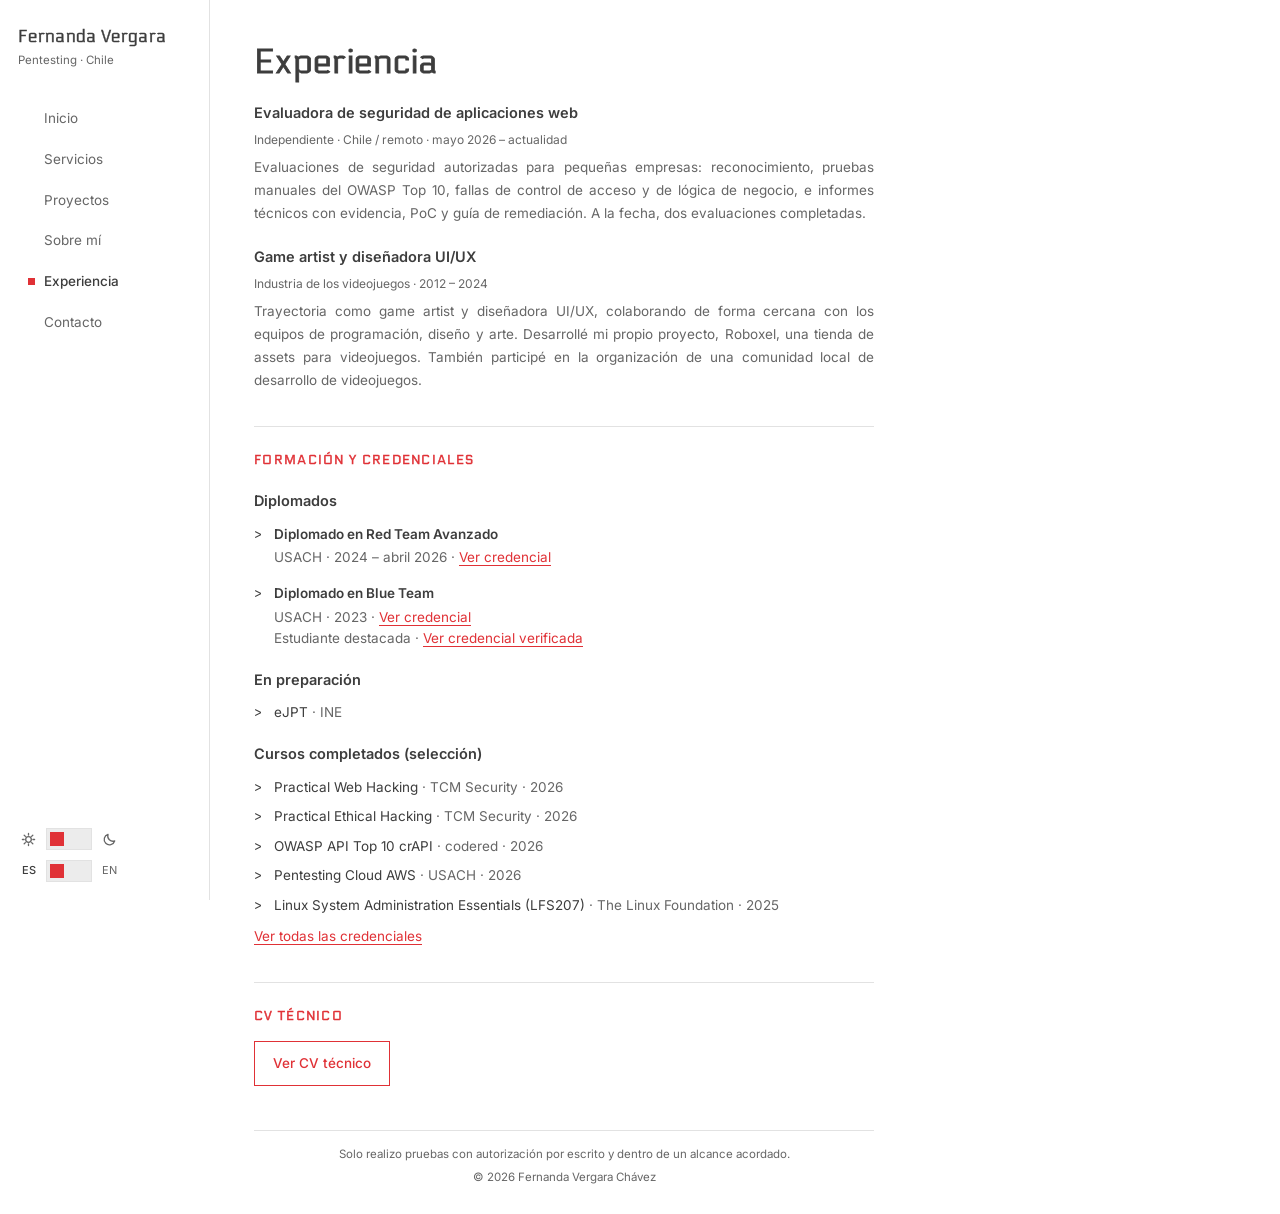
<file: experiencia.html>
<!DOCTYPE html>
<html lang="es">
<head>
  <meta charset="UTF-8">
  <meta name="viewport" content="width=device-width, initial-scale=1">
  <title>Experiencia | Fernanda Vergara</title>
  <meta name="description" content="Experiencia profesional, diplomados, certificaciones y cursos en ciberseguridad.">
  <meta name="theme-color" content="#ffffff" media="(prefers-color-scheme: light)">
  <meta name="theme-color" content="#0d0d0d" media="(prefers-color-scheme: dark)">

  <!-- LANG LAUNCH -->
  <link rel="alternate" hreflang="es" href="https://fernandavch.com/experiencia">
  <link rel="alternate" hreflang="en" href="https://fernandavch.com/en/experience">
  <link rel="alternate" hreflang="x-default" href="https://fernandavch.com/experiencia">
  <link rel="canonical" href="https://fernandavch.com/experiencia">

  <!-- URL SHARE PREVIEW -->
  <meta property="og:type" content="website">
  <meta property="og:title" content="Experiencia | Fernanda Vergara">
  <meta property="og:description" content="Experiencia profesional, diplomados, certificaciones y cursos en ciberseguridad.">
  <meta property="og:url" content="https://fernandavch.com/experiencia">

  <link rel="icon" type="image/png" href="/images/favicon.png">

  <!-- THEME INIT -->
  <script>
    document.documentElement.classList.add('js');
    try {
      var t = localStorage.getItem('theme');
      if (t === 'light' || t === 'dark') document.documentElement.setAttribute('data-theme', t);
    } catch (e) {}
  </script>

  <!-- FONTS GOOGLE -->
  <link rel="preconnect" href="https://fonts.googleapis.com">
  <link rel="preconnect" href="https://fonts.gstatic.com" crossorigin>
  <link rel="stylesheet" href="https://fonts.googleapis.com/css2?family=Electrolize&family=Inter:wght@400;500;600&family=JetBrains+Mono:wght@400;500&display=swap">
  <link rel="stylesheet" href="/style.css">
  <script src="/script.js" defer></script>
</head>
<body>
  <a class="skip" href="#content">Saltar al contenido</a>

  <!-- TOP BAR MOBILE -->
  <div class="topbar">
    <button class="menu-btn" type="button" aria-expanded="false" aria-controls="sidebar" aria-label="Menú">
      <svg class="b" width="18" height="18" viewBox="0 0 18 18" fill="none" stroke="currentColor" stroke-width="1.6" aria-hidden="true"><path d="M2 4.5h14M2 9h14M2 13.5h14"/></svg>
      <svg class="x" width="18" height="18" viewBox="0 0 18 18" fill="none" stroke="currentColor" stroke-width="1.6" aria-hidden="true"><path d="M3.5 3.5l11 11M14.5 3.5l-11 11"/></svg>
    </button>
    <a class="topname" href="/">Fernanda Vergara</a>
  </div>
  <div class="scrim"></div>

  <!-- SIDEBAR -->
  <aside class="sidebar" id="sidebar">
    <a class="brand" href="/"><span class="name">Fernanda Vergara</span><span class="sub">Pentesting · Chile</span></a>
    <nav class="nav" aria-label="Principal">
      <ul>
        <li><a href="/">Inicio</a></li>
        <li><a href="/servicios">Servicios</a></li>
        <li><a href="/proyectos">Proyectos</a></li>
        <li><a href="/sobre-mi">Sobre mí</a></li>
        <li><a href="/experiencia" aria-current="page">Experiencia</a></li>
        <li><a href="/contacto">Contacto</a></li>
      </ul>
    </nav>
    <div class="controls">
      <!-- THEME SWITCH -->
      <div class="sw">
        <span class="l"><svg width="15" height="15" viewBox="0 0 16 16" fill="none" stroke="currentColor" stroke-width="1.4" stroke-linecap="round" aria-hidden="true"><circle cx="8" cy="8" r="3"/><path d="M8 1.5v1.8M8 12.7v1.8M1.5 8h1.8M12.7 8h1.8M3.4 3.4l1.3 1.3M11.3 11.3l1.3 1.3M12.6 3.4l-1.3 1.3M4.7 11.3l-1.3 1.3"/></svg></span>
        <button class="tr" id="theme" type="button" role="switch" aria-checked="false" aria-label="Modo oscuro"></button>
        <span class="r"><svg width="15" height="15" viewBox="0 0 16 16" fill="none" stroke="currentColor" stroke-width="1.4" stroke-linejoin="round" aria-hidden="true"><path d="M13.5 9.6A5.7 5.7 0 0 1 6.4 2.5a5.7 5.7 0 1 0 7.1 7.1z"/></svg></span>
      </div>

      <!-- LANGUAGE SWITCH -->
      <div class="sw">
        <span class="l on">ES</span>
        <a class="tr" href="/en/experience" hreflang="en" lang="en" title="English version" aria-label="English version"></a>
        <span class="r">EN</span>
      </div>
    </div>
  </aside>

  <main id="content">
    <div class="col">
      <h1 class="title">Experiencia</h1>

      <article class="block">
        <h3>Evaluadora de seguridad de aplicaciones web</h3>
        <p class="meta">Independiente · Chile / remoto · mayo 2026 – actualidad</p>
        <!-- UPDATE NUMBER -->
        <p>Evaluaciones de seguridad autorizadas para pequeñas empresas: reconocimiento, pruebas manuales del OWASP Top 10, fallas de control de acceso y de lógica de negocio, e informes técnicos con evidencia, PoC y guía de remediación. A la fecha, dos evaluaciones completadas.</p>
      </article>
      <article class="block">
        <h3>Game artist y diseñadora UI/UX</h3>
        <p class="meta">Industria de los videojuegos · 2012 – 2024</p>
        <p>Trayectoria como game artist y diseñadora UI/UX, colaborando de forma cercana con los equipos de programación, diseño y arte. Desarrollé mi propio proyecto, Roboxel, una tienda de assets para videojuegos. También participé en la organización de una comunidad local de desarrollo de videojuegos.</p>
      </article>

      <h2 class="lbl">Formación y credenciales</h2>

      <h3 class="sub-title">Diplomados</h3>
      <ul class="gt">
        <li><div><span class="nm">Diplomado en Red Team Avanzado</span><p>USACH · 2024 – abril 2026 · <a href="https://www.credential.net/0ef42e4a-0e23-4bbb-a2f0-8c6b4ba0db2b?username=fernandavch" target="_blank" rel="noopener noreferrer">Ver credencial</a></p></div></li>
        <li><div><span class="nm">Diplomado en Blue Team</span><p>USACH · 2023 · <a href="https://www.credly.com/badges/17b98f1e-178c-45f3-95ea-c2028f5af504" target="_blank" rel="noopener noreferrer">Ver credencial</a><br>Estudiante destacada · <a href="https://www.credly.com/badges/3ce42594-c8b3-4921-8c95-1b5579c29364" target="_blank" rel="noopener noreferrer">Ver credencial verificada</a></p></div></li>
      </ul>

      <h3 class="sub-title">En preparación</h3>
      <ul class="gt">
        <li class="s"><div>eJPT <span class="meta">· INE</span></div></li>
      </ul>

      <h3 class="sub-title">Cursos completados (selección)</h3>
      <ul class="gt">
        <li class="s"><div>Practical Web Hacking <span class="meta">· TCM Security · 2026</span></div></li>
        <li class="s"><div>Practical Ethical Hacking <span class="meta">· TCM Security · 2026</span></div></li>
        <li class="s"><div>OWASP API Top 10 crAPI <span class="meta">· codered · 2026</span></div></li>
        <li class="s"><div>Pentesting Cloud AWS <span class="meta">· USACH · 2026</span></div></li>
        <li class="s"><div>Linux System Administration Essentials (LFS207) <span class="meta">· The Linux Foundation · 2025</span></div></li>
      </ul>
      <p><a href="https://www.credential.net/profile/fernandavch/wallet" target="_blank" rel="noopener noreferrer">Ver todas las credenciales</a></p>

      <h2 class="lbl">CV técnico</h2>
      <div class="actions tight0">
        <a class="btn-outline" href="/cv-tecnico">Ver CV técnico</a>
      </div>
    </div>
    <footer class="foot">
      <p>Solo realizo pruebas con autorización por escrito y dentro de un alcance acordado.</p>
      <p>© 2026 Fernanda Vergara Chávez</p>
    </footer>
  </main>
</body>
</html>
</file>
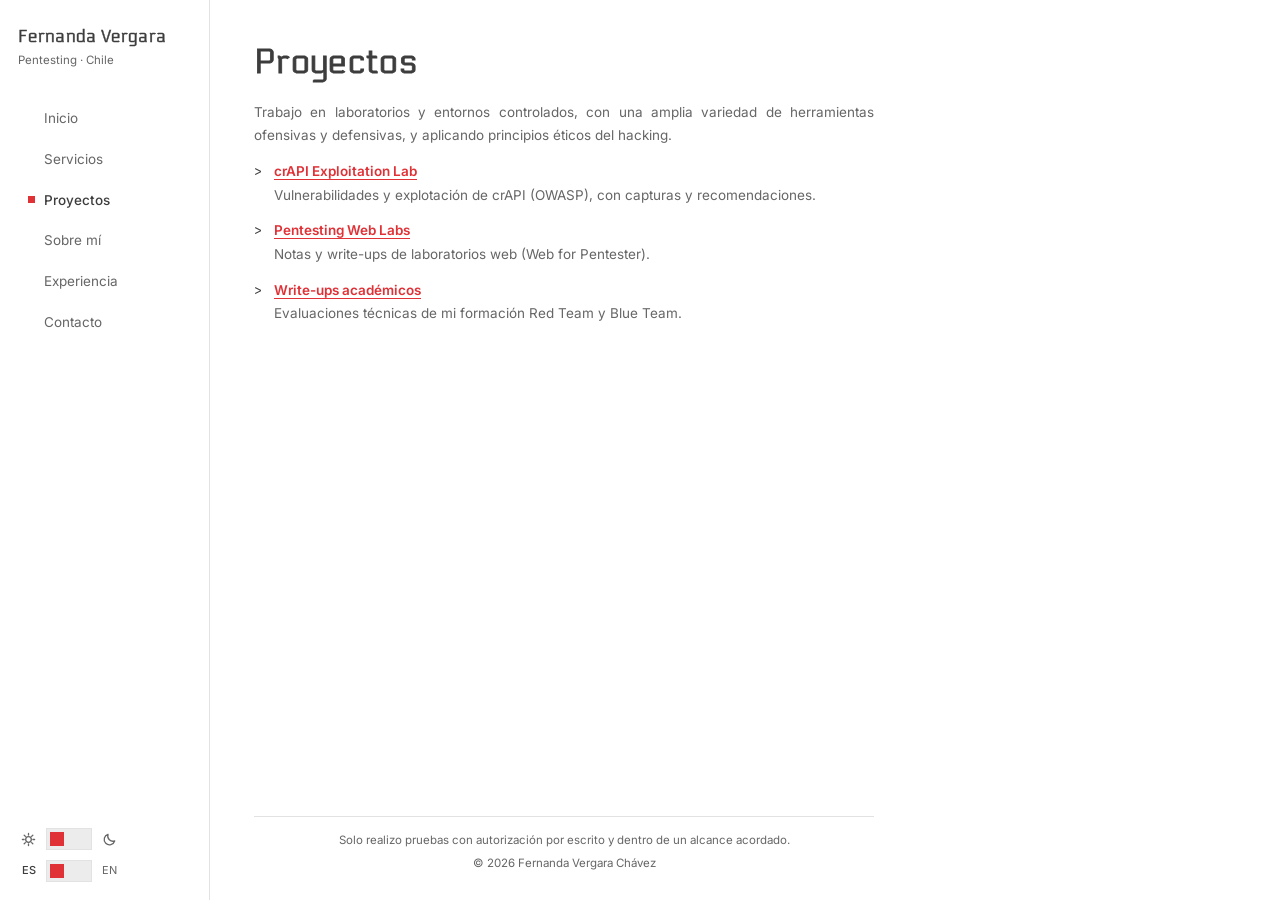
<file: proyectos.html>
<!DOCTYPE html>
<html lang="es">
<head>
  <meta charset="UTF-8">
  <meta name="viewport" content="width=device-width, initial-scale=1">
  <title>Proyectos | Fernanda Vergara</title>
  <meta name="description" content="Laboratorios y write-ups de pentesting web y APIs en entornos controlados.">
  <meta name="theme-color" content="#ffffff" media="(prefers-color-scheme: light)">
  <meta name="theme-color" content="#0d0d0d" media="(prefers-color-scheme: dark)">

  <!-- LANG LAUNCH -->
  <link rel="alternate" hreflang="es" href="https://fernandavch.com/proyectos">
  <link rel="alternate" hreflang="en" href="https://fernandavch.com/en/projects">
  <link rel="alternate" hreflang="x-default" href="https://fernandavch.com/proyectos">
  <link rel="canonical" href="https://fernandavch.com/proyectos">

  <!-- URL SHARE PREVIEW -->
  <meta property="og:type" content="website">
  <meta property="og:title" content="Proyectos | Fernanda Vergara">
  <meta property="og:description" content="Laboratorios y write-ups de pentesting web y APIs en entornos controlados.">
  <meta property="og:url" content="https://fernandavch.com/proyectos">

  <link rel="icon" type="image/png" href="/images/favicon.png">

  <!-- THEME INIT -->
  <script>
    document.documentElement.classList.add('js');
    try {
      var t = localStorage.getItem('theme');
      if (t === 'light' || t === 'dark') document.documentElement.setAttribute('data-theme', t);
    } catch (e) {}
  </script>

  <!-- FONTS GOOGLE -->
  <link rel="preconnect" href="https://fonts.googleapis.com">
  <link rel="preconnect" href="https://fonts.gstatic.com" crossorigin>
  <link rel="stylesheet" href="https://fonts.googleapis.com/css2?family=Electrolize&family=Inter:wght@400;500;600&family=JetBrains+Mono:wght@400;500&display=swap">
  <link rel="stylesheet" href="/style.css">
  <script src="/script.js" defer></script>
</head>
<body>
  <a class="skip" href="#content">Saltar al contenido</a>

  <!-- TOP BAR MOBILE -->
  <div class="topbar">
    <button class="menu-btn" type="button" aria-expanded="false" aria-controls="sidebar" aria-label="Menú">
      <svg class="b" width="18" height="18" viewBox="0 0 18 18" fill="none" stroke="currentColor" stroke-width="1.6" aria-hidden="true"><path d="M2 4.5h14M2 9h14M2 13.5h14"/></svg>
      <svg class="x" width="18" height="18" viewBox="0 0 18 18" fill="none" stroke="currentColor" stroke-width="1.6" aria-hidden="true"><path d="M3.5 3.5l11 11M14.5 3.5l-11 11"/></svg>
    </button>
    <a class="topname" href="/">Fernanda Vergara</a>
  </div>
  <div class="scrim"></div>

  <!-- SIDEBAR -->
  <aside class="sidebar" id="sidebar">
    <a class="brand" href="/"><span class="name">Fernanda Vergara</span><span class="sub">Pentesting · Chile</span></a>
    <nav class="nav" aria-label="Principal">
      <ul>
        <li><a href="/">Inicio</a></li>
        <li><a href="/servicios">Servicios</a></li>
        <li><a href="/proyectos" aria-current="page">Proyectos</a></li>
        <li><a href="/sobre-mi">Sobre mí</a></li>
        <li><a href="/experiencia">Experiencia</a></li>
        <li><a href="/contacto">Contacto</a></li>
      </ul>
    </nav>
    <div class="controls">
      <!-- THEME SWITCH -->
      <div class="sw">
        <span class="l"><svg width="15" height="15" viewBox="0 0 16 16" fill="none" stroke="currentColor" stroke-width="1.4" stroke-linecap="round" aria-hidden="true"><circle cx="8" cy="8" r="3"/><path d="M8 1.5v1.8M8 12.7v1.8M1.5 8h1.8M12.7 8h1.8M3.4 3.4l1.3 1.3M11.3 11.3l1.3 1.3M12.6 3.4l-1.3 1.3M4.7 11.3l-1.3 1.3"/></svg></span>
        <button class="tr" id="theme" type="button" role="switch" aria-checked="false" aria-label="Modo oscuro"></button>
        <span class="r"><svg width="15" height="15" viewBox="0 0 16 16" fill="none" stroke="currentColor" stroke-width="1.4" stroke-linejoin="round" aria-hidden="true"><path d="M13.5 9.6A5.7 5.7 0 0 1 6.4 2.5a5.7 5.7 0 1 0 7.1 7.1z"/></svg></span>
      </div>

      <!-- LANGUAGE SWITCH -->
      <div class="sw">
        <span class="l on">ES</span>
        <a class="tr" href="/en/projects" hreflang="en" lang="en" title="English version" aria-label="English version"></a>
        <span class="r">EN</span>
      </div>
    </div>
  </aside>

  <main id="content">
    <div class="col">
      <h1 class="title">Proyectos</h1>
      <p class="muted">Trabajo en laboratorios y entornos controlados, con una amplia variedad de herramientas ofensivas y defensivas, y aplicando principios éticos del hacking.</p>

      <ul class="gt">
        <li><div><a class="nm" href="https://github.com/fernandavch/crAPI-Exploitation-Lab" target="_blank" rel="noopener noreferrer">crAPI Exploitation Lab</a><p>Vulnerabilidades y explotación de crAPI (OWASP), con capturas y recomendaciones.</p></div></li>
        <li><div><a class="nm" href="https://github.com/fernandavch/PentestingWeb-Labs" target="_blank" rel="noopener noreferrer">Pentesting Web Labs</a><p>Notas y write-ups de laboratorios web (Web for Pentester).</p></div></li>
        <li><div><a class="nm" href="https://github.com/fernandavch/Writeups-Academicos" target="_blank" rel="noopener noreferrer">Write-ups académicos</a><p>Evaluaciones técnicas de mi formación Red Team y Blue Team.</p></div></li>
      </ul>
    </div>
    <footer class="foot">
      <p>Solo realizo pruebas con autorización por escrito y dentro de un alcance acordado.</p>
      <p>© 2026 Fernanda Vergara Chávez</p>
    </footer>
  </main>
</body>
</html>
</file>
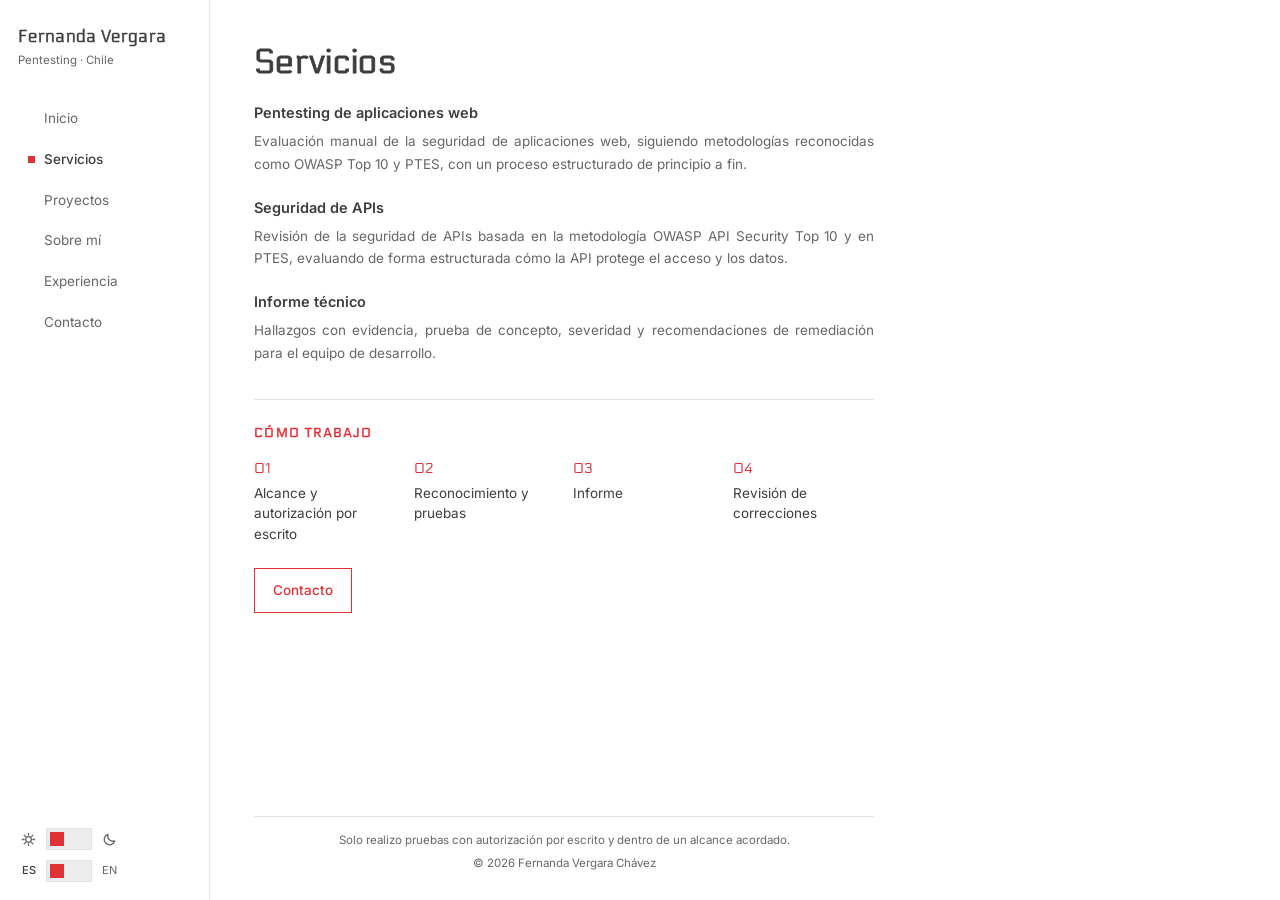
<file: servicios.html>
<!DOCTYPE html>
<html lang="es">
<head>
  <meta charset="UTF-8">
  <meta name="viewport" content="width=device-width, initial-scale=1">
  <title>Servicios | Fernanda Vergara</title>
  <meta name="description" content="Pentesting de aplicaciones web, seguridad de APIs e informe técnico, con metodologías reconocidas como OWASP y PTES.">
  <meta name="theme-color" content="#ffffff" media="(prefers-color-scheme: light)">
  <meta name="theme-color" content="#0d0d0d" media="(prefers-color-scheme: dark)">

  <!-- LANG LAUNCH -->
  <link rel="alternate" hreflang="es" href="https://fernandavch.com/servicios">
  <link rel="alternate" hreflang="en" href="https://fernandavch.com/en/services">
  <link rel="alternate" hreflang="x-default" href="https://fernandavch.com/servicios">
  <link rel="canonical" href="https://fernandavch.com/servicios">

  <!-- URL SHARE PREVIEW -->
  <meta property="og:type" content="website">
  <meta property="og:title" content="Servicios | Fernanda Vergara">
  <meta property="og:description" content="Pentesting de aplicaciones web, seguridad de APIs e informe técnico, con metodologías reconocidas como OWASP y PTES.">
  <meta property="og:url" content="https://fernandavch.com/servicios">

  <link rel="icon" type="image/png" href="/images/favicon.png">

  <!-- THEME INIT -->
  <script>
    document.documentElement.classList.add('js');
    try {
      var t = localStorage.getItem('theme');
      if (t === 'light' || t === 'dark') document.documentElement.setAttribute('data-theme', t);
    } catch (e) {}
  </script>

  <!-- FONTS GOOGLE -->
  <link rel="preconnect" href="https://fonts.googleapis.com">
  <link rel="preconnect" href="https://fonts.gstatic.com" crossorigin>
  <link rel="stylesheet" href="https://fonts.googleapis.com/css2?family=Electrolize&family=Inter:wght@400;500;600&family=JetBrains+Mono:wght@400;500&display=swap">
  <link rel="stylesheet" href="/style.css">
  <script src="/script.js" defer></script>
</head>
<body>
  <a class="skip" href="#content">Saltar al contenido</a>

  <!-- TOP BAR MOBILE -->
  <div class="topbar">
    <button class="menu-btn" type="button" aria-expanded="false" aria-controls="sidebar" aria-label="Menú">
      <svg class="b" width="18" height="18" viewBox="0 0 18 18" fill="none" stroke="currentColor" stroke-width="1.6" aria-hidden="true"><path d="M2 4.5h14M2 9h14M2 13.5h14"/></svg>
      <svg class="x" width="18" height="18" viewBox="0 0 18 18" fill="none" stroke="currentColor" stroke-width="1.6" aria-hidden="true"><path d="M3.5 3.5l11 11M14.5 3.5l-11 11"/></svg>
    </button>
    <a class="topname" href="/">Fernanda Vergara</a>
  </div>
  <div class="scrim"></div>

  <!-- SIDEBAR -->
  <aside class="sidebar" id="sidebar">
    <a class="brand" href="/"><span class="name">Fernanda Vergara</span><span class="sub">Pentesting · Chile</span></a>
    <nav class="nav" aria-label="Principal">
      <ul>
        <li><a href="/">Inicio</a></li>
        <li><a href="/servicios" aria-current="page">Servicios</a></li>
        <li><a href="/proyectos">Proyectos</a></li>
        <li><a href="/sobre-mi">Sobre mí</a></li>
        <li><a href="/experiencia">Experiencia</a></li>
        <li><a href="/contacto">Contacto</a></li>
      </ul>
    </nav>
    <div class="controls">
      <!-- THEME SWITCH -->
      <div class="sw">
        <span class="l"><svg width="15" height="15" viewBox="0 0 16 16" fill="none" stroke="currentColor" stroke-width="1.4" stroke-linecap="round" aria-hidden="true"><circle cx="8" cy="8" r="3"/><path d="M8 1.5v1.8M8 12.7v1.8M1.5 8h1.8M12.7 8h1.8M3.4 3.4l1.3 1.3M11.3 11.3l1.3 1.3M12.6 3.4l-1.3 1.3M4.7 11.3l-1.3 1.3"/></svg></span>
        <button class="tr" id="theme" type="button" role="switch" aria-checked="false" aria-label="Modo oscuro"></button>
        <span class="r"><svg width="15" height="15" viewBox="0 0 16 16" fill="none" stroke="currentColor" stroke-width="1.4" stroke-linejoin="round" aria-hidden="true"><path d="M13.5 9.6A5.7 5.7 0 0 1 6.4 2.5a5.7 5.7 0 1 0 7.1 7.1z"/></svg></span>
      </div>

      <!-- LANGUAGE SWITCH -->
      <div class="sw">
        <span class="l on">ES</span>
        <a class="tr" href="/en/services" hreflang="en" lang="en" title="English version" aria-label="English version"></a>
        <span class="r">EN</span>
      </div>
    </div>
  </aside>

  <main id="content">
    <div class="col">
      <h1 class="title">Servicios</h1>

      <article class="block">
        <h3>Pentesting de aplicaciones web</h3>
        <p>Evaluación manual de la seguridad de aplicaciones web, siguiendo metodologías reconocidas como OWASP Top 10 y PTES, con un proceso estructurado de principio a fin.</p>
      </article>
      <article class="block">
        <h3>Seguridad de APIs</h3>
        <p>Revisión de la seguridad de APIs basada en la metodología OWASP API Security Top 10 y en PTES, evaluando de forma estructurada cómo la API protege el acceso y los datos.</p>
      </article>
      <article class="block">
        <h3>Informe técnico</h3>
        <p>Hallazgos con evidencia, prueba de concepto, severidad y recomendaciones de remediación para el equipo de desarrollo.</p>
      </article>

      <h2 class="lbl">Cómo trabajo</h2>
      <ol class="steps">
        <li>Alcance y autorización por escrito</li>
        <li>Reconocimiento y pruebas</li>
        <li>Informe</li>
        <li>Revisión de correcciones</li>
      </ol>

      <div class="actions">
        <a class="btn-outline" href="/contacto">Contacto</a>
      </div>
    </div>
    <footer class="foot">
      <p>Solo realizo pruebas con autorización por escrito y dentro de un alcance acordado.</p>
      <p>© 2026 Fernanda Vergara Chávez</p>
    </footer>
  </main>
</body>
</html>
</file>
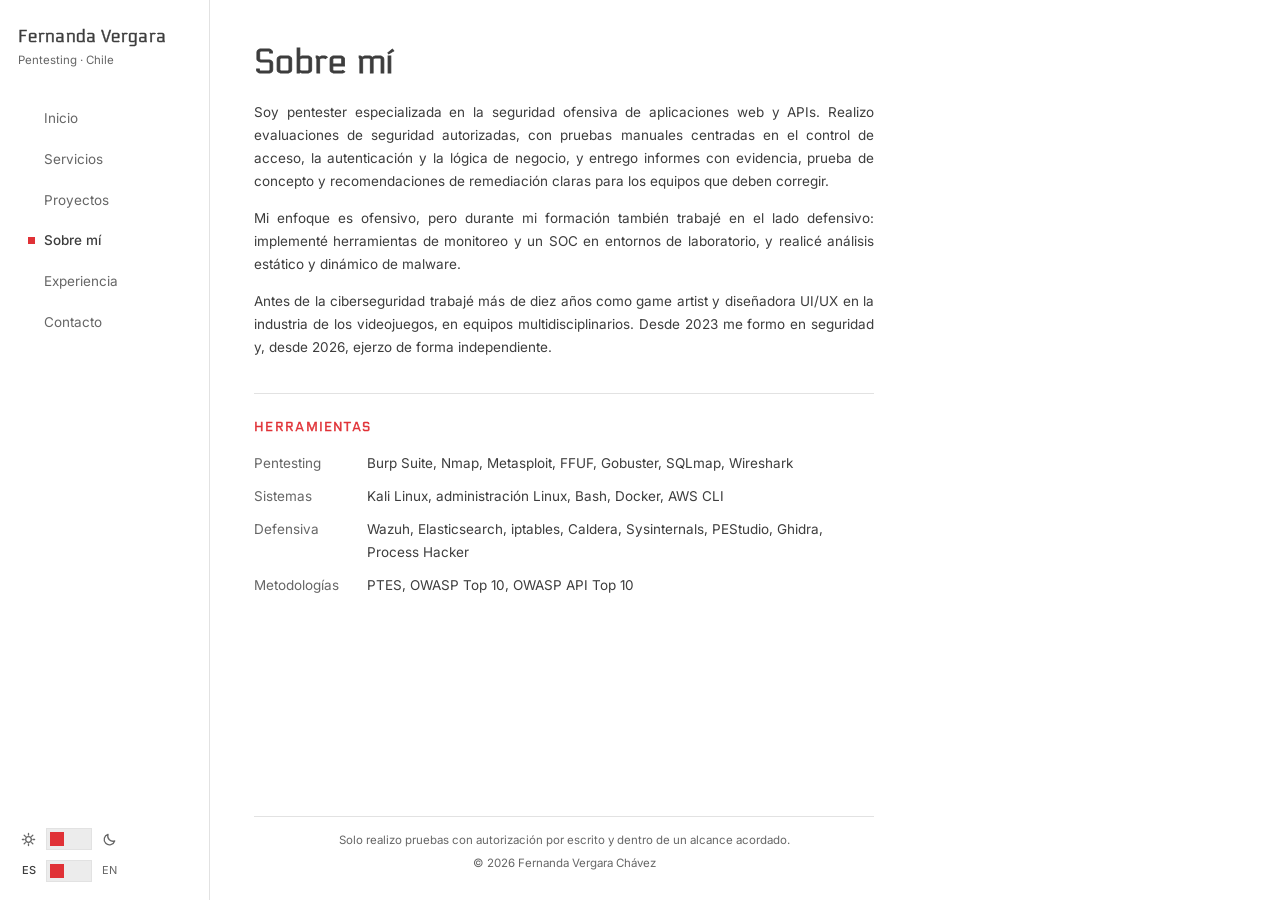
<file: sobre-mi.html>
<!DOCTYPE html>
<html lang="es">
<head>
  <meta charset="UTF-8">
  <meta name="viewport" content="width=device-width, initial-scale=1">
  <title>Sobre mí | Fernanda Vergara</title>
  <meta name="description" content="Pentester especializada en seguridad ofensiva de aplicaciones web y APIs. Formación, enfoque y herramientas.">
  <meta name="theme-color" content="#ffffff" media="(prefers-color-scheme: light)">
  <meta name="theme-color" content="#0d0d0d" media="(prefers-color-scheme: dark)">

  <!-- LANG LAUNCH -->
  <link rel="alternate" hreflang="es" href="https://fernandavch.com/sobre-mi">
  <link rel="alternate" hreflang="en" href="https://fernandavch.com/en/about">
  <link rel="alternate" hreflang="x-default" href="https://fernandavch.com/sobre-mi">
  <link rel="canonical" href="https://fernandavch.com/sobre-mi">

  <!-- URL SHARE PREVIEW -->
  <meta property="og:type" content="website">
  <meta property="og:title" content="Sobre mí | Fernanda Vergara">
  <meta property="og:description" content="Pentester especializada en seguridad ofensiva de aplicaciones web y APIs. Formación, enfoque y herramientas.">
  <meta property="og:url" content="https://fernandavch.com/sobre-mi">

  <link rel="icon" type="image/png" href="/images/favicon.png">

  <!-- THEME INIT -->
  <script>
    document.documentElement.classList.add('js');
    try {
      var t = localStorage.getItem('theme');
      if (t === 'light' || t === 'dark') document.documentElement.setAttribute('data-theme', t);
    } catch (e) {}
  </script>

  <!-- FONTS GOOGLE -->
  <link rel="preconnect" href="https://fonts.googleapis.com">
  <link rel="preconnect" href="https://fonts.gstatic.com" crossorigin>
  <link rel="stylesheet" href="https://fonts.googleapis.com/css2?family=Electrolize&family=Inter:wght@400;500;600&family=JetBrains+Mono:wght@400;500&display=swap">
  <link rel="stylesheet" href="/style.css">
  <script src="/script.js" defer></script>
</head>
<body>
  <a class="skip" href="#content">Saltar al contenido</a>

  <!-- TOP BAR MOBILE -->
  <div class="topbar">
    <button class="menu-btn" type="button" aria-expanded="false" aria-controls="sidebar" aria-label="Menú">
      <svg class="b" width="18" height="18" viewBox="0 0 18 18" fill="none" stroke="currentColor" stroke-width="1.6" aria-hidden="true"><path d="M2 4.5h14M2 9h14M2 13.5h14"/></svg>
      <svg class="x" width="18" height="18" viewBox="0 0 18 18" fill="none" stroke="currentColor" stroke-width="1.6" aria-hidden="true"><path d="M3.5 3.5l11 11M14.5 3.5l-11 11"/></svg>
    </button>
    <a class="topname" href="/">Fernanda Vergara</a>
  </div>
  <div class="scrim"></div>

  <!-- SIDEBAR -->
  <aside class="sidebar" id="sidebar">
    <a class="brand" href="/"><span class="name">Fernanda Vergara</span><span class="sub">Pentesting · Chile</span></a>
    <nav class="nav" aria-label="Principal">
      <ul>
        <li><a href="/">Inicio</a></li>
        <li><a href="/servicios">Servicios</a></li>
        <li><a href="/proyectos">Proyectos</a></li>
        <li><a href="/sobre-mi" aria-current="page">Sobre mí</a></li>
        <li><a href="/experiencia">Experiencia</a></li>
        <li><a href="/contacto">Contacto</a></li>
      </ul>
    </nav>
    <div class="controls">
      <!-- THEME SWITCH -->
      <div class="sw">
        <span class="l"><svg width="15" height="15" viewBox="0 0 16 16" fill="none" stroke="currentColor" stroke-width="1.4" stroke-linecap="round" aria-hidden="true"><circle cx="8" cy="8" r="3"/><path d="M8 1.5v1.8M8 12.7v1.8M1.5 8h1.8M12.7 8h1.8M3.4 3.4l1.3 1.3M11.3 11.3l1.3 1.3M12.6 3.4l-1.3 1.3M4.7 11.3l-1.3 1.3"/></svg></span>
        <button class="tr" id="theme" type="button" role="switch" aria-checked="false" aria-label="Modo oscuro"></button>
        <span class="r"><svg width="15" height="15" viewBox="0 0 16 16" fill="none" stroke="currentColor" stroke-width="1.4" stroke-linejoin="round" aria-hidden="true"><path d="M13.5 9.6A5.7 5.7 0 0 1 6.4 2.5a5.7 5.7 0 1 0 7.1 7.1z"/></svg></span>
      </div>

      <!-- LANGUAGE SWITCH -->
      <div class="sw">
        <span class="l on">ES</span>
        <a class="tr" href="/en/about" hreflang="en" lang="en" title="English version" aria-label="English version"></a>
        <span class="r">EN</span>
      </div>
    </div>
  </aside>

  <main id="content">
    <div class="col">
      <h1 class="title">Sobre mí</h1>

      <!-- PHOTO PENDING
      <figure class="photo">
        <img src="/images/foto-profesional.jpg" alt="Fernanda Vergara Chávez" width="520" height="520">
      </figure>
      -->

      <p>Soy pentester especializada en la seguridad ofensiva de aplicaciones web y APIs. Realizo evaluaciones de seguridad autorizadas, con pruebas manuales centradas en el control de acceso, la autenticación y la lógica de negocio, y entrego informes con evidencia, prueba de concepto y recomendaciones de remediación claras para los equipos que deben corregir.</p>
      <p>Mi enfoque es ofensivo, pero durante mi formación también trabajé en el lado defensivo: implementé herramientas de monitoreo y un SOC en entornos de laboratorio, y realicé análisis estático y dinámico de malware.</p>
      <p>Antes de la ciberseguridad trabajé más de diez años como game artist y diseñadora UI/UX en la industria de los videojuegos, en equipos multidisciplinarios. Desde 2023 me formo en seguridad y, desde 2026, ejerzo de forma independiente.</p>

      <h2 class="lbl">Herramientas</h2>
      <dl class="tools">
        <dt>Pentesting</dt><dd>Burp Suite, Nmap, Metasploit, FFUF, Gobuster, SQLmap, Wireshark</dd>
        <dt>Sistemas</dt><dd>Kali Linux, administración Linux, Bash, Docker, AWS CLI</dd>
        <dt>Defensiva</dt><dd>Wazuh, Elasticsearch, iptables, Caldera, Sysinternals, PEStudio, Ghidra, Process Hacker</dd>
        <dt>Metodologías</dt><dd>PTES, OWASP Top 10, OWASP API Top 10</dd>
      </dl>
    </div>
    <footer class="foot">
      <p>Solo realizo pruebas con autorización por escrito y dentro de un alcance acordado.</p>
      <p>© 2026 Fernanda Vergara Chávez</p>
    </footer>
  </main>
</body>
</html>
</file>
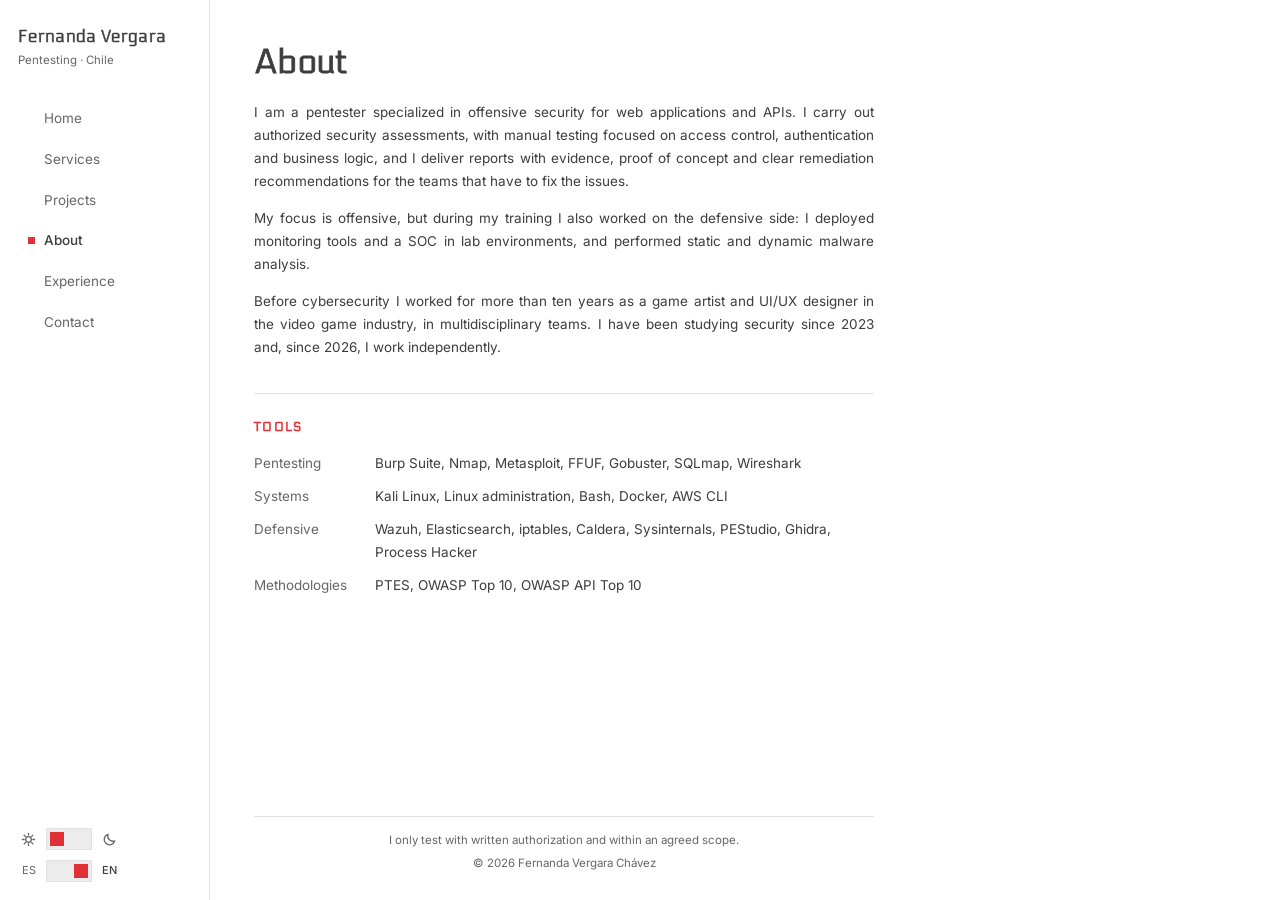
<file: en/about.html>
<!DOCTYPE html>
<html lang="en">
<head>
  <meta charset="UTF-8">
  <meta name="viewport" content="width=device-width, initial-scale=1">
  <title>About | Fernanda Vergara</title>
  <meta name="description" content="Pentester specialized in offensive security for web applications and APIs. Background, approach and tools.">
  <meta name="theme-color" content="#ffffff" media="(prefers-color-scheme: light)">
  <meta name="theme-color" content="#0d0d0d" media="(prefers-color-scheme: dark)">

  <!-- LANG LAUNCH -->
  <link rel="alternate" hreflang="es" href="https://fernandavch.com/sobre-mi">
  <link rel="alternate" hreflang="en" href="https://fernandavch.com/en/about">
  <link rel="alternate" hreflang="x-default" href="https://fernandavch.com/sobre-mi">
  <link rel="canonical" href="https://fernandavch.com/en/about">

  <!-- URL SHARE PREVIEW -->
  <meta property="og:type" content="website">
  <meta property="og:title" content="About | Fernanda Vergara">
  <meta property="og:description" content="Pentester specialized in offensive security for web applications and APIs. Background, approach and tools.">
  <meta property="og:url" content="https://fernandavch.com/en/about">

  <link rel="icon" type="image/png" href="/images/favicon.png">

  <!-- THEME INIT -->
  <script>
    document.documentElement.classList.add('js');
    try {
      var t = localStorage.getItem('theme');
      if (t === 'light' || t === 'dark') document.documentElement.setAttribute('data-theme', t);
    } catch (e) {}
  </script>

  <!-- FONTS GOOGLE -->
  <link rel="preconnect" href="https://fonts.googleapis.com">
  <link rel="preconnect" href="https://fonts.gstatic.com" crossorigin>
  <link rel="stylesheet" href="https://fonts.googleapis.com/css2?family=Electrolize&family=Inter:wght@400;500;600&family=JetBrains+Mono:wght@400;500&display=swap">
  <link rel="stylesheet" href="/style.css">
  <script src="/script.js" defer></script>
</head>
<body>
  <a class="skip" href="#content">Skip to content</a>

  <!-- TOP BAR MOBILE -->
  <div class="topbar">
    <button class="menu-btn" type="button" aria-expanded="false" aria-controls="sidebar" aria-label="Menu">
      <svg class="b" width="18" height="18" viewBox="0 0 18 18" fill="none" stroke="currentColor" stroke-width="1.6" aria-hidden="true"><path d="M2 4.5h14M2 9h14M2 13.5h14"/></svg>
      <svg class="x" width="18" height="18" viewBox="0 0 18 18" fill="none" stroke="currentColor" stroke-width="1.6" aria-hidden="true"><path d="M3.5 3.5l11 11M14.5 3.5l-11 11"/></svg>
    </button>
    <a class="topname" href="/en/">Fernanda Vergara</a>
  </div>
  <div class="scrim"></div>

  <!-- SIDEBAR -->
  <aside class="sidebar" id="sidebar">
    <a class="brand" href="/en/"><span class="name">Fernanda Vergara</span><span class="sub">Pentesting · Chile</span></a>
    <nav class="nav" aria-label="Main">
      <ul>
        <li><a href="/en/">Home</a></li>
        <li><a href="/en/services">Services</a></li>
        <li><a href="/en/projects">Projects</a></li>
        <li><a href="/en/about" aria-current="page">About</a></li>
        <li><a href="/en/experience">Experience</a></li>
        <li><a href="/en/contact">Contact</a></li>
      </ul>
    </nav>
    <div class="controls">
      <!-- THEME SWITCH -->
      <div class="sw">
        <span class="l"><svg width="15" height="15" viewBox="0 0 16 16" fill="none" stroke="currentColor" stroke-width="1.4" stroke-linecap="round" aria-hidden="true"><circle cx="8" cy="8" r="3"/><path d="M8 1.5v1.8M8 12.7v1.8M1.5 8h1.8M12.7 8h1.8M3.4 3.4l1.3 1.3M11.3 11.3l1.3 1.3M12.6 3.4l-1.3 1.3M4.7 11.3l-1.3 1.3"/></svg></span>
        <button class="tr" id="theme" type="button" role="switch" aria-checked="false" aria-label="Dark mode"></button>
        <span class="r"><svg width="15" height="15" viewBox="0 0 16 16" fill="none" stroke="currentColor" stroke-width="1.4" stroke-linejoin="round" aria-hidden="true"><path d="M13.5 9.6A5.7 5.7 0 0 1 6.4 2.5a5.7 5.7 0 1 0 7.1 7.1z"/></svg></span>
      </div>

      <!-- LANGUAGE SWITCH -->
      <div class="sw">
        <span class="l">ES</span>
        <a class="tr end" href="/sobre-mi" hreflang="es" lang="es" title="Versión en español" aria-label="Versión en español"></a>
        <span class="r on">EN</span>
      </div>
    </div>
  </aside>

  <main id="content">
    <div class="col">
      <h1 class="title">About</h1>

      <!-- PHOTO PENDING
      <figure class="photo">
        <img src="/images/foto-profesional.jpg" alt="Fernanda Vergara Chávez" width="520" height="520">
      </figure>
      -->

      <p>I am a pentester specialized in offensive security for web applications and APIs. I carry out authorized security assessments, with manual testing focused on access control, authentication and business logic, and I deliver reports with evidence, proof of concept and clear remediation recommendations for the teams that have to fix the issues.</p>
      <p>My focus is offensive, but during my training I also worked on the defensive side: I deployed monitoring tools and a SOC in lab environments, and performed static and dynamic malware analysis.</p>
      <p>Before cybersecurity I worked for more than ten years as a game artist and UI/UX designer in the video game industry, in multidisciplinary teams. I have been studying security since 2023 and, since 2026, I work independently.</p>

      <h2 class="lbl">Tools</h2>
      <dl class="tools">
        <dt>Pentesting</dt><dd>Burp Suite, Nmap, Metasploit, FFUF, Gobuster, SQLmap, Wireshark</dd>
        <dt>Systems</dt><dd>Kali Linux, Linux administration, Bash, Docker, AWS CLI</dd>
        <dt>Defensive</dt><dd>Wazuh, Elasticsearch, iptables, Caldera, Sysinternals, PEStudio, Ghidra, Process Hacker</dd>
        <dt>Methodologies</dt><dd>PTES, OWASP Top 10, OWASP API Top 10</dd>
      </dl>
    </div>
    <footer class="foot">
      <p>I only test with written authorization and within an agreed scope.</p>
      <p>© 2026 Fernanda Vergara Chávez</p>
    </footer>
  </main>
</body>
</html>
</file>
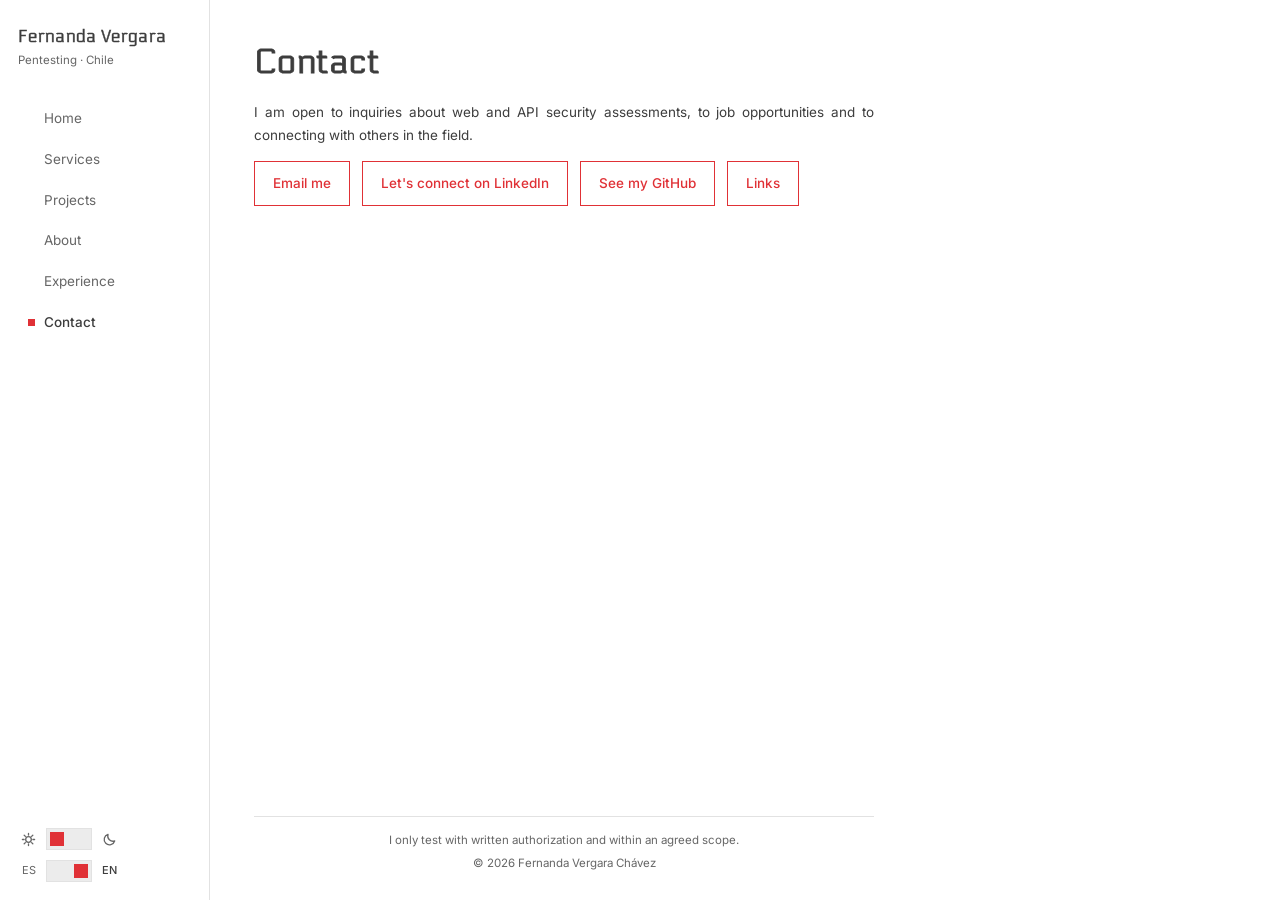
<file: en/contact.html>
<!DOCTYPE html>
<html lang="en">
<head>
  <meta charset="UTF-8">
  <meta name="viewport" content="width=device-width, initial-scale=1">
  <title>Contact | Fernanda Vergara</title>
  <meta name="description" content="Contact for web and API security assessments, job opportunities and networking.">
  <meta name="theme-color" content="#ffffff" media="(prefers-color-scheme: light)">
  <meta name="theme-color" content="#0d0d0d" media="(prefers-color-scheme: dark)">

  <!-- LANG LAUNCH -->
  <link rel="alternate" hreflang="es" href="https://fernandavch.com/contacto">
  <link rel="alternate" hreflang="en" href="https://fernandavch.com/en/contact">
  <link rel="alternate" hreflang="x-default" href="https://fernandavch.com/contacto">
  <link rel="canonical" href="https://fernandavch.com/en/contact">

  <!-- URL SHARE PREVIEW -->
  <meta property="og:type" content="website">
  <meta property="og:title" content="Contact | Fernanda Vergara">
  <meta property="og:description" content="Contact for web and API security assessments, job opportunities and networking.">
  <meta property="og:url" content="https://fernandavch.com/en/contact">

  <link rel="icon" type="image/png" href="/images/favicon.png">

  <!-- THEME INIT -->
  <script>
    document.documentElement.classList.add('js');
    try {
      var t = localStorage.getItem('theme');
      if (t === 'light' || t === 'dark') document.documentElement.setAttribute('data-theme', t);
    } catch (e) {}
  </script>

  <!-- FONTS GOOGLE -->
  <link rel="preconnect" href="https://fonts.googleapis.com">
  <link rel="preconnect" href="https://fonts.gstatic.com" crossorigin>
  <link rel="stylesheet" href="https://fonts.googleapis.com/css2?family=Electrolize&family=Inter:wght@400;500;600&family=JetBrains+Mono:wght@400;500&display=swap">
  <link rel="stylesheet" href="/style.css">
  <script src="/script.js" defer></script>
</head>
<body>
  <a class="skip" href="#content">Skip to content</a>

  <!-- TOP BAR MOBILE -->
  <div class="topbar">
    <button class="menu-btn" type="button" aria-expanded="false" aria-controls="sidebar" aria-label="Menu">
      <svg class="b" width="18" height="18" viewBox="0 0 18 18" fill="none" stroke="currentColor" stroke-width="1.6" aria-hidden="true"><path d="M2 4.5h14M2 9h14M2 13.5h14"/></svg>
      <svg class="x" width="18" height="18" viewBox="0 0 18 18" fill="none" stroke="currentColor" stroke-width="1.6" aria-hidden="true"><path d="M3.5 3.5l11 11M14.5 3.5l-11 11"/></svg>
    </button>
    <a class="topname" href="/en/">Fernanda Vergara</a>
  </div>
  <div class="scrim"></div>

  <!-- SIDEBAR -->
  <aside class="sidebar" id="sidebar">
    <a class="brand" href="/en/"><span class="name">Fernanda Vergara</span><span class="sub">Pentesting · Chile</span></a>
    <nav class="nav" aria-label="Main">
      <ul>
        <li><a href="/en/">Home</a></li>
        <li><a href="/en/services">Services</a></li>
        <li><a href="/en/projects">Projects</a></li>
        <li><a href="/en/about">About</a></li>
        <li><a href="/en/experience">Experience</a></li>
        <li><a href="/en/contact" aria-current="page">Contact</a></li>
      </ul>
    </nav>
    <div class="controls">
      <!-- THEME SWITCH -->
      <div class="sw">
        <span class="l"><svg width="15" height="15" viewBox="0 0 16 16" fill="none" stroke="currentColor" stroke-width="1.4" stroke-linecap="round" aria-hidden="true"><circle cx="8" cy="8" r="3"/><path d="M8 1.5v1.8M8 12.7v1.8M1.5 8h1.8M12.7 8h1.8M3.4 3.4l1.3 1.3M11.3 11.3l1.3 1.3M12.6 3.4l-1.3 1.3M4.7 11.3l-1.3 1.3"/></svg></span>
        <button class="tr" id="theme" type="button" role="switch" aria-checked="false" aria-label="Dark mode"></button>
        <span class="r"><svg width="15" height="15" viewBox="0 0 16 16" fill="none" stroke="currentColor" stroke-width="1.4" stroke-linejoin="round" aria-hidden="true"><path d="M13.5 9.6A5.7 5.7 0 0 1 6.4 2.5a5.7 5.7 0 1 0 7.1 7.1z"/></svg></span>
      </div>

      <!-- LANGUAGE SWITCH -->
      <div class="sw">
        <span class="l">ES</span>
        <a class="tr end" href="/contacto" hreflang="es" lang="es" title="Versión en español" aria-label="Versión en español"></a>
        <span class="r on">EN</span>
      </div>
    </div>
  </aside>

  <main id="content">
    <div class="col">
      <h1 class="title">Contact</h1>
      <p>I am open to inquiries about web and API security assessments, to job opportunities and to connecting with others in the field.</p>

      <div class="actions tight">
        <a class="btn-outline" href="mailto:work@fernandavch.com">Email me</a>
        <a class="btn-outline" href="https://www.linkedin.com/in/fernandavch/" target="_blank" rel="noopener noreferrer">Let's connect on LinkedIn</a>
        <a class="btn-outline" href="https://github.com/fernandavch" target="_blank" rel="noopener noreferrer">See my GitHub</a>
        <a class="btn-outline" href="/links" target="_blank" rel="noopener">Links</a>
      </div>
    </div>
    <footer class="foot">
      <p>I only test with written authorization and within an agreed scope.</p>
      <p>© 2026 Fernanda Vergara Chávez</p>
    </footer>
  </main>
</body>
</html>
</file>
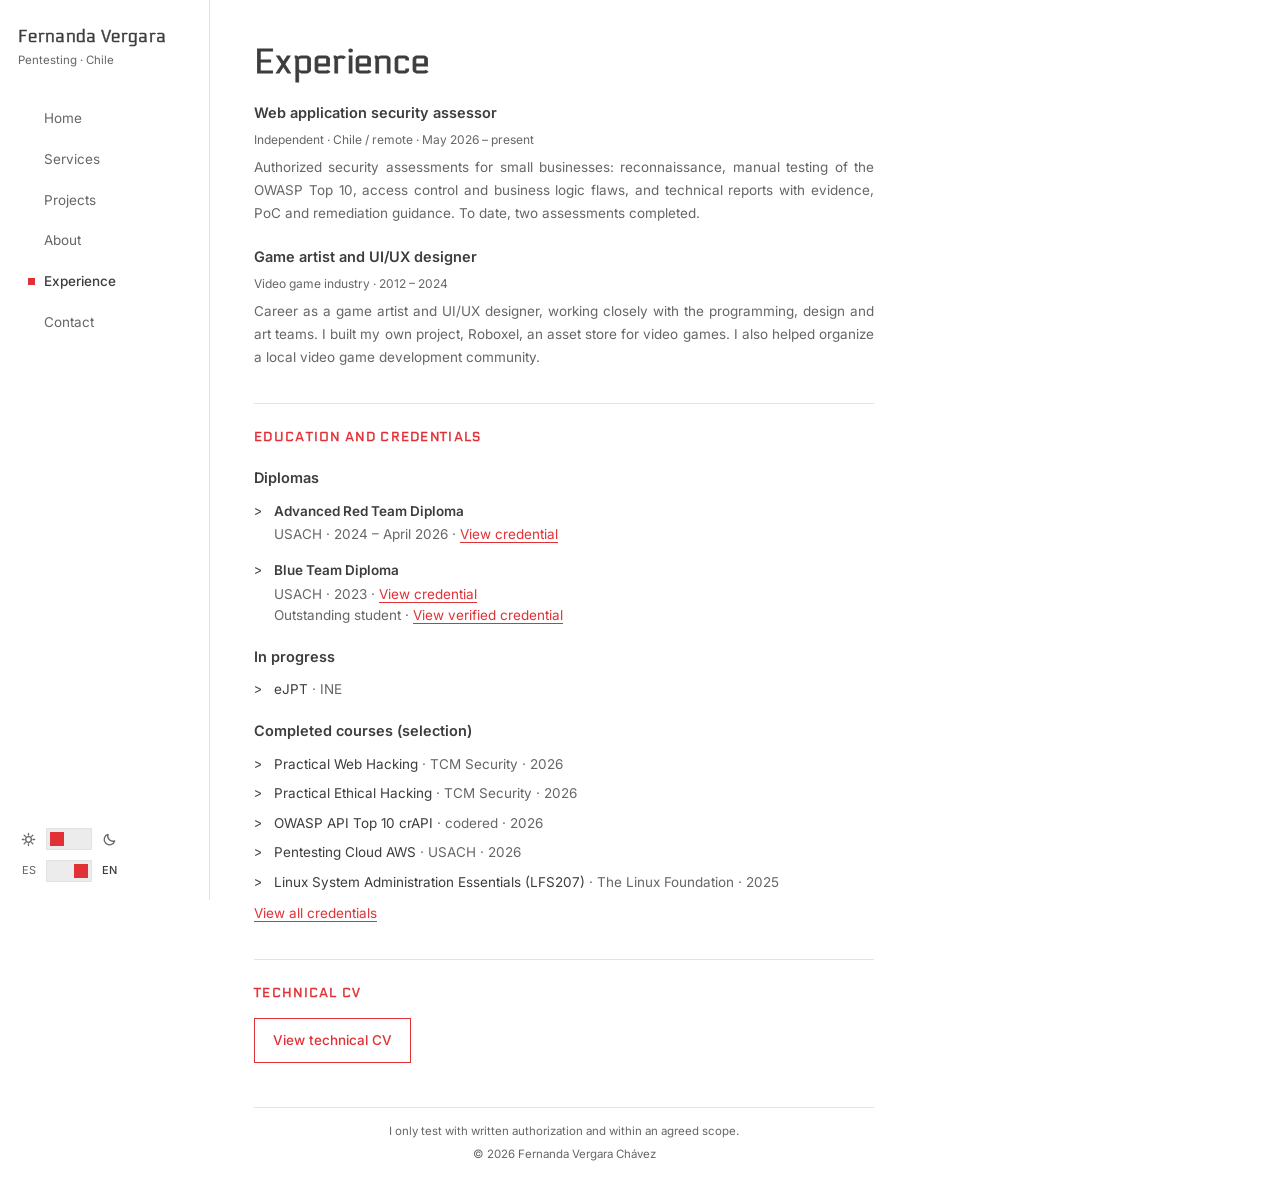
<file: en/experience.html>
<!DOCTYPE html>
<html lang="en">
<head>
  <meta charset="UTF-8">
  <meta name="viewport" content="width=device-width, initial-scale=1">
  <title>Experience | Fernanda Vergara</title>
  <meta name="description" content="Professional experience, diplomas, certifications and courses in cybersecurity.">
  <meta name="theme-color" content="#ffffff" media="(prefers-color-scheme: light)">
  <meta name="theme-color" content="#0d0d0d" media="(prefers-color-scheme: dark)">

  <!-- LANG LAUNCH -->
  <link rel="alternate" hreflang="es" href="https://fernandavch.com/experiencia">
  <link rel="alternate" hreflang="en" href="https://fernandavch.com/en/experience">
  <link rel="alternate" hreflang="x-default" href="https://fernandavch.com/experiencia">
  <link rel="canonical" href="https://fernandavch.com/en/experience">

  <!-- URL SHARE PREVIEW -->
  <meta property="og:type" content="website">
  <meta property="og:title" content="Experience | Fernanda Vergara">
  <meta property="og:description" content="Professional experience, diplomas, certifications and courses in cybersecurity.">
  <meta property="og:url" content="https://fernandavch.com/en/experience">

  <link rel="icon" type="image/png" href="/images/favicon.png">

  <!-- THEME INIT -->
  <script>
    document.documentElement.classList.add('js');
    try {
      var t = localStorage.getItem('theme');
      if (t === 'light' || t === 'dark') document.documentElement.setAttribute('data-theme', t);
    } catch (e) {}
  </script>

  <!-- FONTS GOOGLE -->
  <link rel="preconnect" href="https://fonts.googleapis.com">
  <link rel="preconnect" href="https://fonts.gstatic.com" crossorigin>
  <link rel="stylesheet" href="https://fonts.googleapis.com/css2?family=Electrolize&family=Inter:wght@400;500;600&family=JetBrains+Mono:wght@400;500&display=swap">
  <link rel="stylesheet" href="/style.css">
  <script src="/script.js" defer></script>
</head>
<body>
  <a class="skip" href="#content">Skip to content</a>

  <!-- TOP BAR MOBILE -->
  <div class="topbar">
    <button class="menu-btn" type="button" aria-expanded="false" aria-controls="sidebar" aria-label="Menu">
      <svg class="b" width="18" height="18" viewBox="0 0 18 18" fill="none" stroke="currentColor" stroke-width="1.6" aria-hidden="true"><path d="M2 4.5h14M2 9h14M2 13.5h14"/></svg>
      <svg class="x" width="18" height="18" viewBox="0 0 18 18" fill="none" stroke="currentColor" stroke-width="1.6" aria-hidden="true"><path d="M3.5 3.5l11 11M14.5 3.5l-11 11"/></svg>
    </button>
    <a class="topname" href="/en/">Fernanda Vergara</a>
  </div>
  <div class="scrim"></div>

  <!-- SIDEBAR -->
  <aside class="sidebar" id="sidebar">
    <a class="brand" href="/en/"><span class="name">Fernanda Vergara</span><span class="sub">Pentesting · Chile</span></a>
    <nav class="nav" aria-label="Main">
      <ul>
        <li><a href="/en/">Home</a></li>
        <li><a href="/en/services">Services</a></li>
        <li><a href="/en/projects">Projects</a></li>
        <li><a href="/en/about">About</a></li>
        <li><a href="/en/experience" aria-current="page">Experience</a></li>
        <li><a href="/en/contact">Contact</a></li>
      </ul>
    </nav>
    <div class="controls">
      <!-- THEME SWITCH -->
      <div class="sw">
        <span class="l"><svg width="15" height="15" viewBox="0 0 16 16" fill="none" stroke="currentColor" stroke-width="1.4" stroke-linecap="round" aria-hidden="true"><circle cx="8" cy="8" r="3"/><path d="M8 1.5v1.8M8 12.7v1.8M1.5 8h1.8M12.7 8h1.8M3.4 3.4l1.3 1.3M11.3 11.3l1.3 1.3M12.6 3.4l-1.3 1.3M4.7 11.3l-1.3 1.3"/></svg></span>
        <button class="tr" id="theme" type="button" role="switch" aria-checked="false" aria-label="Dark mode"></button>
        <span class="r"><svg width="15" height="15" viewBox="0 0 16 16" fill="none" stroke="currentColor" stroke-width="1.4" stroke-linejoin="round" aria-hidden="true"><path d="M13.5 9.6A5.7 5.7 0 0 1 6.4 2.5a5.7 5.7 0 1 0 7.1 7.1z"/></svg></span>
      </div>

      <!-- LANGUAGE SWITCH -->
      <div class="sw">
        <span class="l">ES</span>
        <a class="tr end" href="/experiencia" hreflang="es" lang="es" title="Versión en español" aria-label="Versión en español"></a>
        <span class="r on">EN</span>
      </div>
    </div>
  </aside>

  <main id="content">
    <div class="col">
      <h1 class="title">Experience</h1>

      <article class="block">
        <h3>Web application security assessor</h3>
        <p class="meta">Independent · Chile / remote · May 2026 – present</p>
        <!-- UPDATE NUMBER -->
        <p>Authorized security assessments for small businesses: reconnaissance, manual testing of the OWASP Top 10, access control and business logic flaws, and technical reports with evidence, PoC and remediation guidance. To date, two assessments completed.</p>
      </article>
      <article class="block">
        <h3>Game artist and UI/UX designer</h3>
        <p class="meta">Video game industry · 2012 – 2024</p>
        <p>Career as a game artist and UI/UX designer, working closely with the programming, design and art teams. I built my own project, Roboxel, an asset store for video games. I also helped organize a local video game development community.</p>
      </article>

      <h2 class="lbl">Education and credentials</h2>

      <h3 class="sub-title">Diplomas</h3>
      <ul class="gt">
        <li><div><span class="nm">Advanced Red Team Diploma</span><p>USACH · 2024 – April 2026 · <a href="https://www.credential.net/0ef42e4a-0e23-4bbb-a2f0-8c6b4ba0db2b?username=fernandavch" target="_blank" rel="noopener noreferrer">View credential</a></p></div></li>
        <li><div><span class="nm">Blue Team Diploma</span><p>USACH · 2023 · <a href="https://www.credly.com/badges/17b98f1e-178c-45f3-95ea-c2028f5af504" target="_blank" rel="noopener noreferrer">View credential</a><br>Outstanding student · <a href="https://www.credly.com/badges/3ce42594-c8b3-4921-8c95-1b5579c29364" target="_blank" rel="noopener noreferrer">View verified credential</a></p></div></li>
      </ul>

      <h3 class="sub-title">In progress</h3>
      <ul class="gt">
        <li class="s"><div>eJPT <span class="meta">· INE</span></div></li>
      </ul>

      <h3 class="sub-title">Completed courses (selection)</h3>
      <ul class="gt">
        <li class="s"><div>Practical Web Hacking <span class="meta">· TCM Security · 2026</span></div></li>
        <li class="s"><div>Practical Ethical Hacking <span class="meta">· TCM Security · 2026</span></div></li>
        <li class="s"><div>OWASP API Top 10 crAPI <span class="meta">· codered · 2026</span></div></li>
        <li class="s"><div>Pentesting Cloud AWS <span class="meta">· USACH · 2026</span></div></li>
        <li class="s"><div>Linux System Administration Essentials (LFS207) <span class="meta">· The Linux Foundation · 2025</span></div></li>
      </ul>
      <p><a href="https://www.credential.net/profile/fernandavch/wallet" target="_blank" rel="noopener noreferrer">View all credentials</a></p>

      <h2 class="lbl">Technical CV</h2>
      <div class="actions tight0">
        <a class="btn-outline" href="/en/technical-cv">View technical CV</a>
      </div>
    </div>
    <footer class="foot">
      <p>I only test with written authorization and within an agreed scope.</p>
      <p>© 2026 Fernanda Vergara Chávez</p>
    </footer>
  </main>
</body>
</html>
</file>
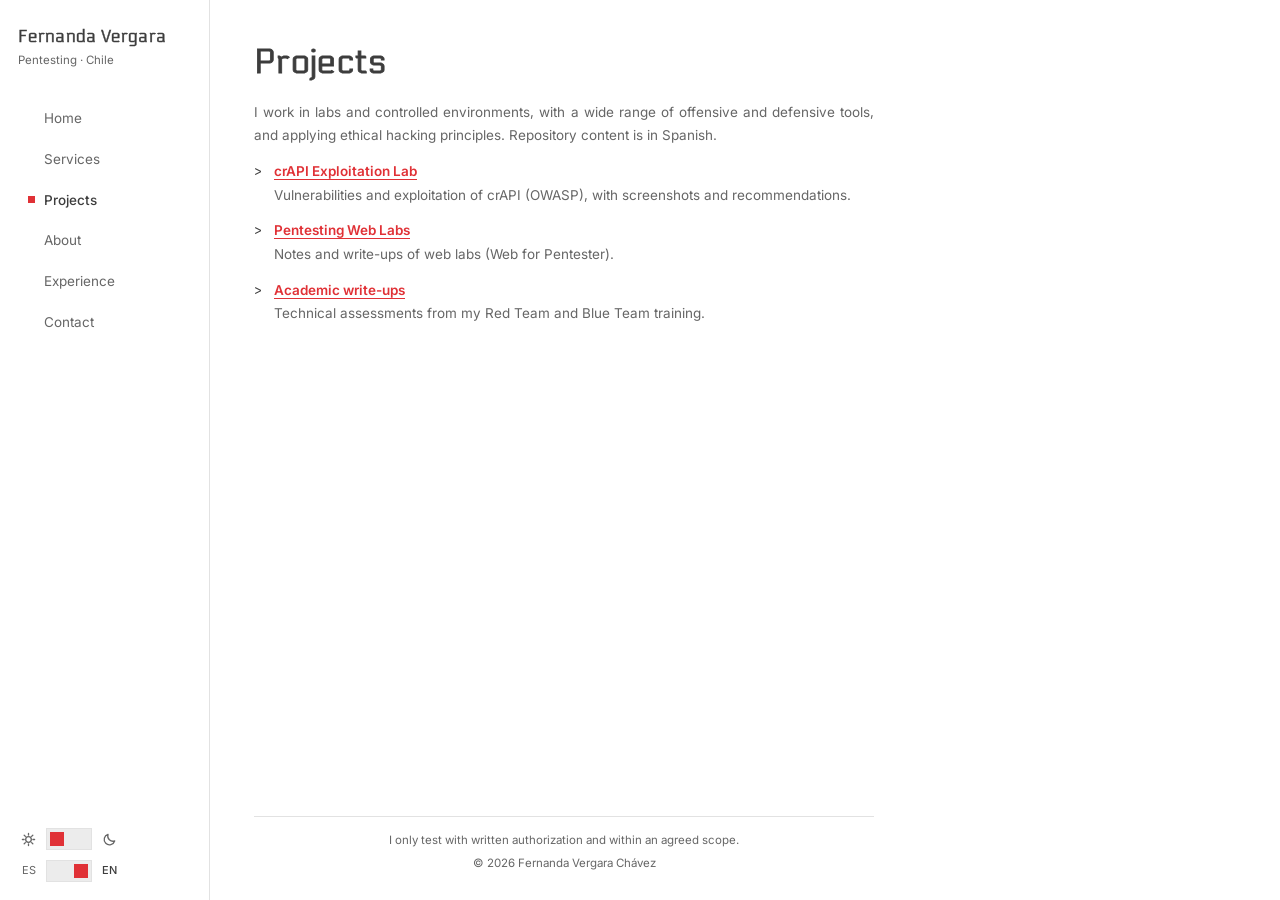
<file: en/projects.html>
<!DOCTYPE html>
<html lang="en">
<head>
  <meta charset="UTF-8">
  <meta name="viewport" content="width=device-width, initial-scale=1">
  <title>Projects | Fernanda Vergara</title>
  <meta name="description" content="Pentesting labs and write-ups for web applications and APIs in controlled environments.">
  <meta name="theme-color" content="#ffffff" media="(prefers-color-scheme: light)">
  <meta name="theme-color" content="#0d0d0d" media="(prefers-color-scheme: dark)">

  <!-- LANG LAUNCH -->
  <link rel="alternate" hreflang="es" href="https://fernandavch.com/proyectos">
  <link rel="alternate" hreflang="en" href="https://fernandavch.com/en/projects">
  <link rel="alternate" hreflang="x-default" href="https://fernandavch.com/proyectos">
  <link rel="canonical" href="https://fernandavch.com/en/projects">

  <!-- URL SHARE PREVIEW -->
  <meta property="og:type" content="website">
  <meta property="og:title" content="Projects | Fernanda Vergara">
  <meta property="og:description" content="Pentesting labs and write-ups for web applications and APIs in controlled environments.">
  <meta property="og:url" content="https://fernandavch.com/en/projects">

  <link rel="icon" type="image/png" href="/images/favicon.png">

  <!-- THEME INIT -->
  <script>
    document.documentElement.classList.add('js');
    try {
      var t = localStorage.getItem('theme');
      if (t === 'light' || t === 'dark') document.documentElement.setAttribute('data-theme', t);
    } catch (e) {}
  </script>

  <!-- FONTS GOOGLE -->
  <link rel="preconnect" href="https://fonts.googleapis.com">
  <link rel="preconnect" href="https://fonts.gstatic.com" crossorigin>
  <link rel="stylesheet" href="https://fonts.googleapis.com/css2?family=Electrolize&family=Inter:wght@400;500;600&family=JetBrains+Mono:wght@400;500&display=swap">
  <link rel="stylesheet" href="/style.css">
  <script src="/script.js" defer></script>
</head>
<body>
  <a class="skip" href="#content">Skip to content</a>

  <!-- TOP BAR MOBILE -->
  <div class="topbar">
    <button class="menu-btn" type="button" aria-expanded="false" aria-controls="sidebar" aria-label="Menu">
      <svg class="b" width="18" height="18" viewBox="0 0 18 18" fill="none" stroke="currentColor" stroke-width="1.6" aria-hidden="true"><path d="M2 4.5h14M2 9h14M2 13.5h14"/></svg>
      <svg class="x" width="18" height="18" viewBox="0 0 18 18" fill="none" stroke="currentColor" stroke-width="1.6" aria-hidden="true"><path d="M3.5 3.5l11 11M14.5 3.5l-11 11"/></svg>
    </button>
    <a class="topname" href="/en/">Fernanda Vergara</a>
  </div>
  <div class="scrim"></div>

  <!-- SIDEBAR -->
  <aside class="sidebar" id="sidebar">
    <a class="brand" href="/en/"><span class="name">Fernanda Vergara</span><span class="sub">Pentesting · Chile</span></a>
    <nav class="nav" aria-label="Main">
      <ul>
        <li><a href="/en/">Home</a></li>
        <li><a href="/en/services">Services</a></li>
        <li><a href="/en/projects" aria-current="page">Projects</a></li>
        <li><a href="/en/about">About</a></li>
        <li><a href="/en/experience">Experience</a></li>
        <li><a href="/en/contact">Contact</a></li>
      </ul>
    </nav>
    <div class="controls">
      <!-- THEME SWITCH -->
      <div class="sw">
        <span class="l"><svg width="15" height="15" viewBox="0 0 16 16" fill="none" stroke="currentColor" stroke-width="1.4" stroke-linecap="round" aria-hidden="true"><circle cx="8" cy="8" r="3"/><path d="M8 1.5v1.8M8 12.7v1.8M1.5 8h1.8M12.7 8h1.8M3.4 3.4l1.3 1.3M11.3 11.3l1.3 1.3M12.6 3.4l-1.3 1.3M4.7 11.3l-1.3 1.3"/></svg></span>
        <button class="tr" id="theme" type="button" role="switch" aria-checked="false" aria-label="Dark mode"></button>
        <span class="r"><svg width="15" height="15" viewBox="0 0 16 16" fill="none" stroke="currentColor" stroke-width="1.4" stroke-linejoin="round" aria-hidden="true"><path d="M13.5 9.6A5.7 5.7 0 0 1 6.4 2.5a5.7 5.7 0 1 0 7.1 7.1z"/></svg></span>
      </div>

      <!-- LANGUAGE SWITCH -->
      <div class="sw">
        <span class="l">ES</span>
        <a class="tr end" href="/proyectos" hreflang="es" lang="es" title="Versión en español" aria-label="Versión en español"></a>
        <span class="r on">EN</span>
      </div>
    </div>
  </aside>

  <main id="content">
    <div class="col">
      <h1 class="title">Projects</h1>
      <p class="muted">I work in labs and controlled environments, with a wide range of offensive and defensive tools, and applying ethical hacking principles. Repository content is in Spanish.</p>

      <ul class="gt">
        <li><div><a class="nm" href="https://github.com/fernandavch/crAPI-Exploitation-Lab" target="_blank" rel="noopener noreferrer">crAPI Exploitation Lab</a><p>Vulnerabilities and exploitation of crAPI (OWASP), with screenshots and recommendations.</p></div></li>
        <li><div><a class="nm" href="https://github.com/fernandavch/PentestingWeb-Labs" target="_blank" rel="noopener noreferrer">Pentesting Web Labs</a><p>Notes and write-ups of web labs (Web for Pentester).</p></div></li>
        <li><div><a class="nm" href="https://github.com/fernandavch/Writeups-Academicos" target="_blank" rel="noopener noreferrer">Academic write-ups</a><p>Technical assessments from my Red Team and Blue Team training.</p></div></li>
      </ul>
    </div>
    <footer class="foot">
      <p>I only test with written authorization and within an agreed scope.</p>
      <p>© 2026 Fernanda Vergara Chávez</p>
    </footer>
  </main>
</body>
</html>
</file>
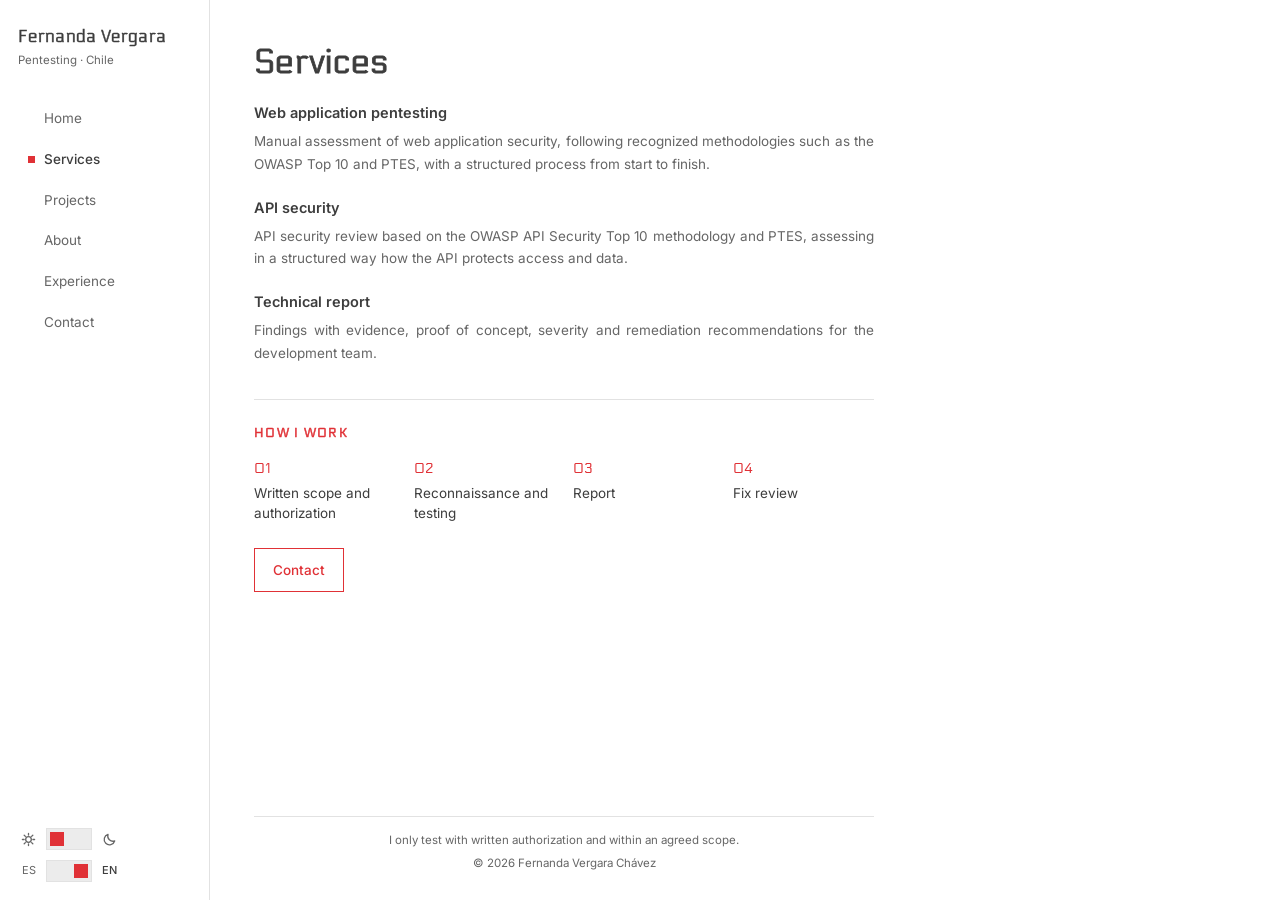
<file: en/services.html>
<!DOCTYPE html>
<html lang="en">
<head>
  <meta charset="UTF-8">
  <meta name="viewport" content="width=device-width, initial-scale=1">
  <title>Services | Fernanda Vergara</title>
  <meta name="description" content="Web application pentesting, API security and technical reporting, using recognized methodologies such as OWASP and PTES.">
  <meta name="theme-color" content="#ffffff" media="(prefers-color-scheme: light)">
  <meta name="theme-color" content="#0d0d0d" media="(prefers-color-scheme: dark)">

  <!-- LANG LAUNCH -->
  <link rel="alternate" hreflang="es" href="https://fernandavch.com/servicios">
  <link rel="alternate" hreflang="en" href="https://fernandavch.com/en/services">
  <link rel="alternate" hreflang="x-default" href="https://fernandavch.com/servicios">
  <link rel="canonical" href="https://fernandavch.com/en/services">

  <!-- URL SHARE PREVIEW -->
  <meta property="og:type" content="website">
  <meta property="og:title" content="Services | Fernanda Vergara">
  <meta property="og:description" content="Web application pentesting, API security and technical reporting, using recognized methodologies such as OWASP and PTES.">
  <meta property="og:url" content="https://fernandavch.com/en/services">

  <link rel="icon" type="image/png" href="/images/favicon.png">

  <!-- THEME INIT -->
  <script>
    document.documentElement.classList.add('js');
    try {
      var t = localStorage.getItem('theme');
      if (t === 'light' || t === 'dark') document.documentElement.setAttribute('data-theme', t);
    } catch (e) {}
  </script>

  <!-- FONTS GOOGLE -->
  <link rel="preconnect" href="https://fonts.googleapis.com">
  <link rel="preconnect" href="https://fonts.gstatic.com" crossorigin>
  <link rel="stylesheet" href="https://fonts.googleapis.com/css2?family=Electrolize&family=Inter:wght@400;500;600&family=JetBrains+Mono:wght@400;500&display=swap">
  <link rel="stylesheet" href="/style.css">
  <script src="/script.js" defer></script>
</head>
<body>
  <a class="skip" href="#content">Skip to content</a>

  <!-- TOP BAR MOBILE -->
  <div class="topbar">
    <button class="menu-btn" type="button" aria-expanded="false" aria-controls="sidebar" aria-label="Menu">
      <svg class="b" width="18" height="18" viewBox="0 0 18 18" fill="none" stroke="currentColor" stroke-width="1.6" aria-hidden="true"><path d="M2 4.5h14M2 9h14M2 13.5h14"/></svg>
      <svg class="x" width="18" height="18" viewBox="0 0 18 18" fill="none" stroke="currentColor" stroke-width="1.6" aria-hidden="true"><path d="M3.5 3.5l11 11M14.5 3.5l-11 11"/></svg>
    </button>
    <a class="topname" href="/en/">Fernanda Vergara</a>
  </div>
  <div class="scrim"></div>

  <!-- SIDEBAR -->
  <aside class="sidebar" id="sidebar">
    <a class="brand" href="/en/"><span class="name">Fernanda Vergara</span><span class="sub">Pentesting · Chile</span></a>
    <nav class="nav" aria-label="Main">
      <ul>
        <li><a href="/en/">Home</a></li>
        <li><a href="/en/services" aria-current="page">Services</a></li>
        <li><a href="/en/projects">Projects</a></li>
        <li><a href="/en/about">About</a></li>
        <li><a href="/en/experience">Experience</a></li>
        <li><a href="/en/contact">Contact</a></li>
      </ul>
    </nav>
    <div class="controls">
      <!-- THEME SWITCH -->
      <div class="sw">
        <span class="l"><svg width="15" height="15" viewBox="0 0 16 16" fill="none" stroke="currentColor" stroke-width="1.4" stroke-linecap="round" aria-hidden="true"><circle cx="8" cy="8" r="3"/><path d="M8 1.5v1.8M8 12.7v1.8M1.5 8h1.8M12.7 8h1.8M3.4 3.4l1.3 1.3M11.3 11.3l1.3 1.3M12.6 3.4l-1.3 1.3M4.7 11.3l-1.3 1.3"/></svg></span>
        <button class="tr" id="theme" type="button" role="switch" aria-checked="false" aria-label="Dark mode"></button>
        <span class="r"><svg width="15" height="15" viewBox="0 0 16 16" fill="none" stroke="currentColor" stroke-width="1.4" stroke-linejoin="round" aria-hidden="true"><path d="M13.5 9.6A5.7 5.7 0 0 1 6.4 2.5a5.7 5.7 0 1 0 7.1 7.1z"/></svg></span>
      </div>

      <!-- LANGUAGE SWITCH -->
      <div class="sw">
        <span class="l">ES</span>
        <a class="tr end" href="/servicios" hreflang="es" lang="es" title="Versión en español" aria-label="Versión en español"></a>
        <span class="r on">EN</span>
      </div>
    </div>
  </aside>

  <main id="content">
    <div class="col">
      <h1 class="title">Services</h1>

      <article class="block">
        <h3>Web application pentesting</h3>
        <p>Manual assessment of web application security, following recognized methodologies such as the OWASP Top 10 and PTES, with a structured process from start to finish.</p>
      </article>
      <article class="block">
        <h3>API security</h3>
        <p>API security review based on the OWASP API Security Top 10 methodology and PTES, assessing in a structured way how the API protects access and data.</p>
      </article>
      <article class="block">
        <h3>Technical report</h3>
        <p>Findings with evidence, proof of concept, severity and remediation recommendations for the development team.</p>
      </article>

      <h2 class="lbl">How I work</h2>
      <ol class="steps">
        <li>Written scope and authorization</li>
        <li>Reconnaissance and testing</li>
        <li>Report</li>
        <li>Fix review</li>
      </ol>

      <div class="actions">
        <a class="btn-outline" href="/en/contact">Contact</a>
      </div>
    </div>
    <footer class="foot">
      <p>I only test with written authorization and within an agreed scope.</p>
      <p>© 2026 Fernanda Vergara Chávez</p>
    </footer>
  </main>
</body>
</html>
</file>
<file: style.css>
/* SITE V4 */

/* COLORS */
:root {
  --bg: #ffffff;
  --bd: #e2e2e2;
  --text: #3d3d3d;
  --muted: #666666;
  --track: #ececec;
  --red: #e03136;
  --green: #1a7f37;
  --term-bg: #f5f5f5;
  --term-bar: #dcdcdc;
  --term-line: #cfcfcf;
  --col: 620px;
  --side: 210px;
}
@media (prefers-color-scheme: dark) {
  :root:not([data-theme="light"]) {
    --bg: #0d0d0d;
    --bd: #2a2a2a;
    --text: #cfcfcf;
    --muted: #9a9a9a;
    --track: #222222;
    --green: #3fb950;
    --term-bg: #121212;
    --term-bar: #262626;
    --term-line: #333333;
    color-scheme: dark;
  }
}
:root[data-theme="dark"] {
  --bg: #0d0d0d;
  --bd: #2a2a2a;
  --text: #cfcfcf;
  --muted: #9a9a9a;
  --track: #222222;
  --green: #3fb950;
  --term-bg: #121212;
  --term-bar: #262626;
  --term-line: #333333;
  color-scheme: dark;
}

*, *::before, *::after { box-sizing: border-box; border-radius: 0; }

body {
  margin: 0;
  background: var(--bg);
  color: var(--text);
  font-family: "Inter", system-ui, -apple-system, "Segoe UI", sans-serif;
  font-size: 13.5px;
  line-height: 1.7;
}

a { color: var(--red); text-underline-offset: 3px; }
:focus-visible { outline: 2px solid var(--red); outline-offset: 2px; }

.skip {
  position: absolute; left: -999px; top: 0; z-index: 50;
  background: var(--red); color: #fff; padding: .5rem 1rem;
}
.skip:focus { left: 0; }

/* SIDEBAR */
.sidebar {
  position: fixed; top: 0; bottom: 0; left: 0; z-index: 20;
  width: var(--side);
  padding: 26px 18px 18px;
  display: flex; flex-direction: column;
  background: var(--bg);
  border-right: 1px solid var(--bd);
  overflow-y: auto;
}
.brand { display: block; margin-bottom: 28px; text-decoration: none; color: var(--text); }
.brand .name {
  display: block;
  font-family: "Electrolize", "Inter", sans-serif;
  font-size: 17px; letter-spacing: .02em; line-height: 1.3;
  -webkit-text-stroke: .4px currentColor;
}
.brand .sub { display: block; margin-top: 3px; font-size: 11.5px; color: var(--muted); }

.nav ul { list-style: none; margin: 0; padding: 0; display: flex; flex-direction: column; gap: 2px; }
.nav a {
  display: flex; align-items: center; gap: 9px;
  padding: 7px 9px;
  border: 1px solid transparent;
  color: var(--muted); text-decoration: none; font-size: 13.5px;
}
.nav a::before { content: ""; flex: none; width: 7px; height: 7px; }
.nav a[aria-current="page"] { color: var(--text); font-weight: 500; }
.nav a[aria-current="page"]::before { background: var(--red); }
/* HOVER MOUSE ONLY */
@media (hover: hover) { .nav a:hover { border-color: var(--red); } }

/* SWITCHES */
.controls { margin-top: auto; padding-top: 18px; display: flex; flex-direction: column; gap: 10px; }
.sw {
  display: grid; grid-template-columns: 18px 46px 18px; column-gap: 10px; align-items: center;
  font-size: 11px; line-height: 1.2; color: var(--muted);
}
.sw .l { display: flex; justify-content: flex-end; }
.sw .r { display: flex; justify-content: flex-start; }
.sw svg { display: block; }
.sw .on { color: var(--text); font-weight: 500; }
.tr {
  display: block; position: relative;
  width: 46px; height: 22px; padding: 0;
  border: 1px solid var(--bd); background: var(--track);
  cursor: pointer; font: inherit;
}
.tr::after {
  content: ""; position: absolute; top: 3px; left: 3px;
  width: 14px; height: 14px; background: var(--red);
  transition: left .15s;
}
.tr[aria-checked="true"]::after, .tr.end::after { left: 27px; }

/* TOP BAR MOBILE */
.topbar, .scrim { display: none; }

/* MAIN */
main { margin-left: var(--side); min-height: 100vh; padding: 44px 44px 22px; display: flex; flex-direction: column; }
.col { flex: 1; width: 100%; max-width: var(--col); }
.col p { margin: 0 0 14px; text-align: justify; hyphens: auto; -webkit-hyphens: auto; }

.title {
  margin: 0 0 20px;
  font-family: "Electrolize", "Inter", sans-serif; font-weight: 400;
  font-size: 34px; line-height: 1.1; letter-spacing: .01em;
  -webkit-text-stroke: .8px currentColor;
}
.title-lg { font-size: 38px; margin-bottom: 12px; }
.lead { margin: 0 0 22px; color: var(--muted); font-size: 14.5px; }
.muted { color: var(--muted); }

/* SECTION LABEL */
.lbl {
  margin: 34px 0 14px; padding-top: 22px;
  border-top: 1px solid var(--bd);
  font-family: "Electrolize", "Inter", sans-serif; font-weight: 400;
  font-size: 13px; letter-spacing: .1em; text-transform: uppercase;
  color: var(--red);
  -webkit-text-stroke: .5px currentColor;
}

/* BLOCKS */
.block { margin: 0 0 20px; }
.block h3, .sub-title { margin: 0 0 4px; font-size: 14.5px; font-weight: 600; color: var(--text); }
.block p { margin: 0; color: var(--muted); }
.block .meta { margin: 0 0 6px; font-size: 12px; }
.sub-title { margin: 18px 0 10px; }

/* LISTS */
.gt { list-style: none; margin: 0 0 6px; padding: 0; }
.gt li { display: grid; grid-template-columns: 20px 1fr; margin: 0 0 14px; line-height: 1.6; }
.gt li::before { content: ">"; font-family: "JetBrains Mono", ui-monospace, Consolas, monospace; }
.gt li.s { margin-bottom: 8px; }
.gt .nm { font-weight: 600; }
.gt li p { margin: 2px 0 0; color: var(--muted); }
.gt .meta { color: var(--muted); }

.steps { list-style: none; counter-reset: step; margin: 0; padding: 0; display: grid; grid-template-columns: repeat(4, 1fr); gap: 18px; }
.steps li { counter-increment: step; line-height: 1.5; }
.steps li::before {
  content: "0" counter(step); display: block; margin-bottom: 4px;
  font-family: "Electrolize", "Inter", sans-serif; font-size: 14px; color: var(--red);
}

.tools { display: grid; grid-template-columns: max-content 1fr; gap: 10px 28px; margin: 0; }
.tools dt { color: var(--muted); }
.tools dd { margin: 0; }

/* PHOTO */
.photo { margin: 0 0 20px; max-width: 260px; }
.photo img { display: block; width: 100%; height: auto; }

/* TERMINAL */
.term {
  max-width: var(--col);
  border: 1px solid var(--term-line); border-radius: 8px;
  overflow: hidden; background: var(--term-bg);
  font-family: "JetBrains Mono", ui-monospace, Consolas, monospace;
}
.term-bar {
  display: flex; align-items: center; justify-content: space-between;
  padding: 7px 12px;
  background: var(--term-bar); border-bottom: 1px solid var(--term-line);
  font-size: 11.5px; font-weight: 500; color: var(--text);
}
.term-ic { display: flex; gap: 12px; opacity: .8; }
.term-ic svg { display: block; }
.term-list { list-style: none; margin: 0; padding: 14px 16px; display: flex; flex-direction: column; gap: 7px; font-size: 12.5px; }
.term-list li::before { content: ">"; margin-right: 9px; color: var(--red); }

/* BUTTONS */
.actions { display: flex; align-items: center; flex-wrap: wrap; gap: 12px; margin-top: 24px; }
.btn, .btn-outline {
  display: inline-block; padding: 10px 18px;
  border: 1px solid var(--red);
  font-weight: 500; text-decoration: none;
}
.btn { background: var(--red); color: #fff; }
.btn-outline { color: var(--red); }
@media (hover: hover) {
  .btn:hover { filter: brightness(.92); }
  .btn-outline:hover { background: var(--red); color: #fff; }
}
.actions.tight { margin-top: 6px; }
.actions.tight0 { margin-top: 0; }
.status { display: flex; align-items: center; gap: 7px; margin: 0 0 0 8px !important; color: var(--muted); font-size: 12.5px; text-align: left !important; }
.status svg { color: var(--green); flex: none; }

/* FOOTER */
.foot {
  width: 100%; max-width: var(--col);
  margin-top: 44px; padding-top: 14px;
  border-top: 1px solid var(--bd);
  font-size: 11.5px; color: var(--muted); text-align: center;
}
.foot p { margin: 0 0 4px; }

@media (prefers-reduced-motion: reduce) {
  * { transition: none !important; }
}

/* MOBILE */
@media (max-width: 800px) {
  .topbar {
    display: flex; align-items: center; gap: 14px;
    position: fixed; top: 0; left: 0; right: 0; z-index: 30;
    height: 56px; padding: 0 18px 0 16px;
    background: var(--bg); border-bottom: 1px solid var(--bd);
  }
  .menu-btn {
    display: flex; align-items: center; justify-content: center; flex: none;
    width: 38px; height: 38px; padding: 0;
    border: 1px solid var(--bd); background: none; color: var(--text); cursor: pointer;
  }
  .menu-btn svg { display: block; }
  .menu-btn .x, .menu-btn[aria-expanded="true"] .b { display: none; }
  .menu-btn[aria-expanded="true"] .x { display: block; }
  .topname {
    font-family: "Electrolize", "Inter", sans-serif; font-size: 16px; letter-spacing: .02em;
    color: var(--text); text-decoration: none; -webkit-text-stroke: .4px currentColor;
  }

  .brand { display: none; }
  .sidebar {
    top: 56px; width: 78%; max-width: 320px;
    padding: 14px 18px 18px;
    transform: translateX(-100%); visibility: hidden;
    transition: transform .2s, visibility .2s;
  }
  .nav a { padding: 11px 8px; font-size: 15px; }
  .nav { margin-bottom: 14px; }
  .controls { border-top: 1px solid var(--bd); margin-top: auto; padding-top: 16px; }
  html.menu-open .sidebar { transform: none; visibility: visible; }
  html.menu-open body { overflow: hidden; }
  html.menu-open .scrim { display: block; position: fixed; top: 56px; left: 0; right: 0; bottom: 0; z-index: 15; background: rgba(0, 0, 0, .4); }

  /* NO JS FALLBACK */
  html:not(.js) .menu-btn { display: none; }
  html:not(.js) .sidebar { position: static; width: auto; max-width: none; transform: none; visibility: visible; border-right: 0; border-bottom: 1px solid var(--bd); }
  html:not(.js) .topbar { position: static; }
  html:not(.js) main { padding-top: 26px; }

  main { margin-left: 0; padding: 82px 18px 18px; }
  .title { font-size: 28px; }
  .title-lg { font-size: 30px; }
  .col p { text-align: left; }
  .steps { grid-template-columns: 1fr 1fr; }
  .status { margin-left: 0 !important; flex-basis: 100%; }
  .tools { grid-template-columns: 1fr; gap: 0; }
  .tools dd { margin-bottom: 12px; }
}
</file>
